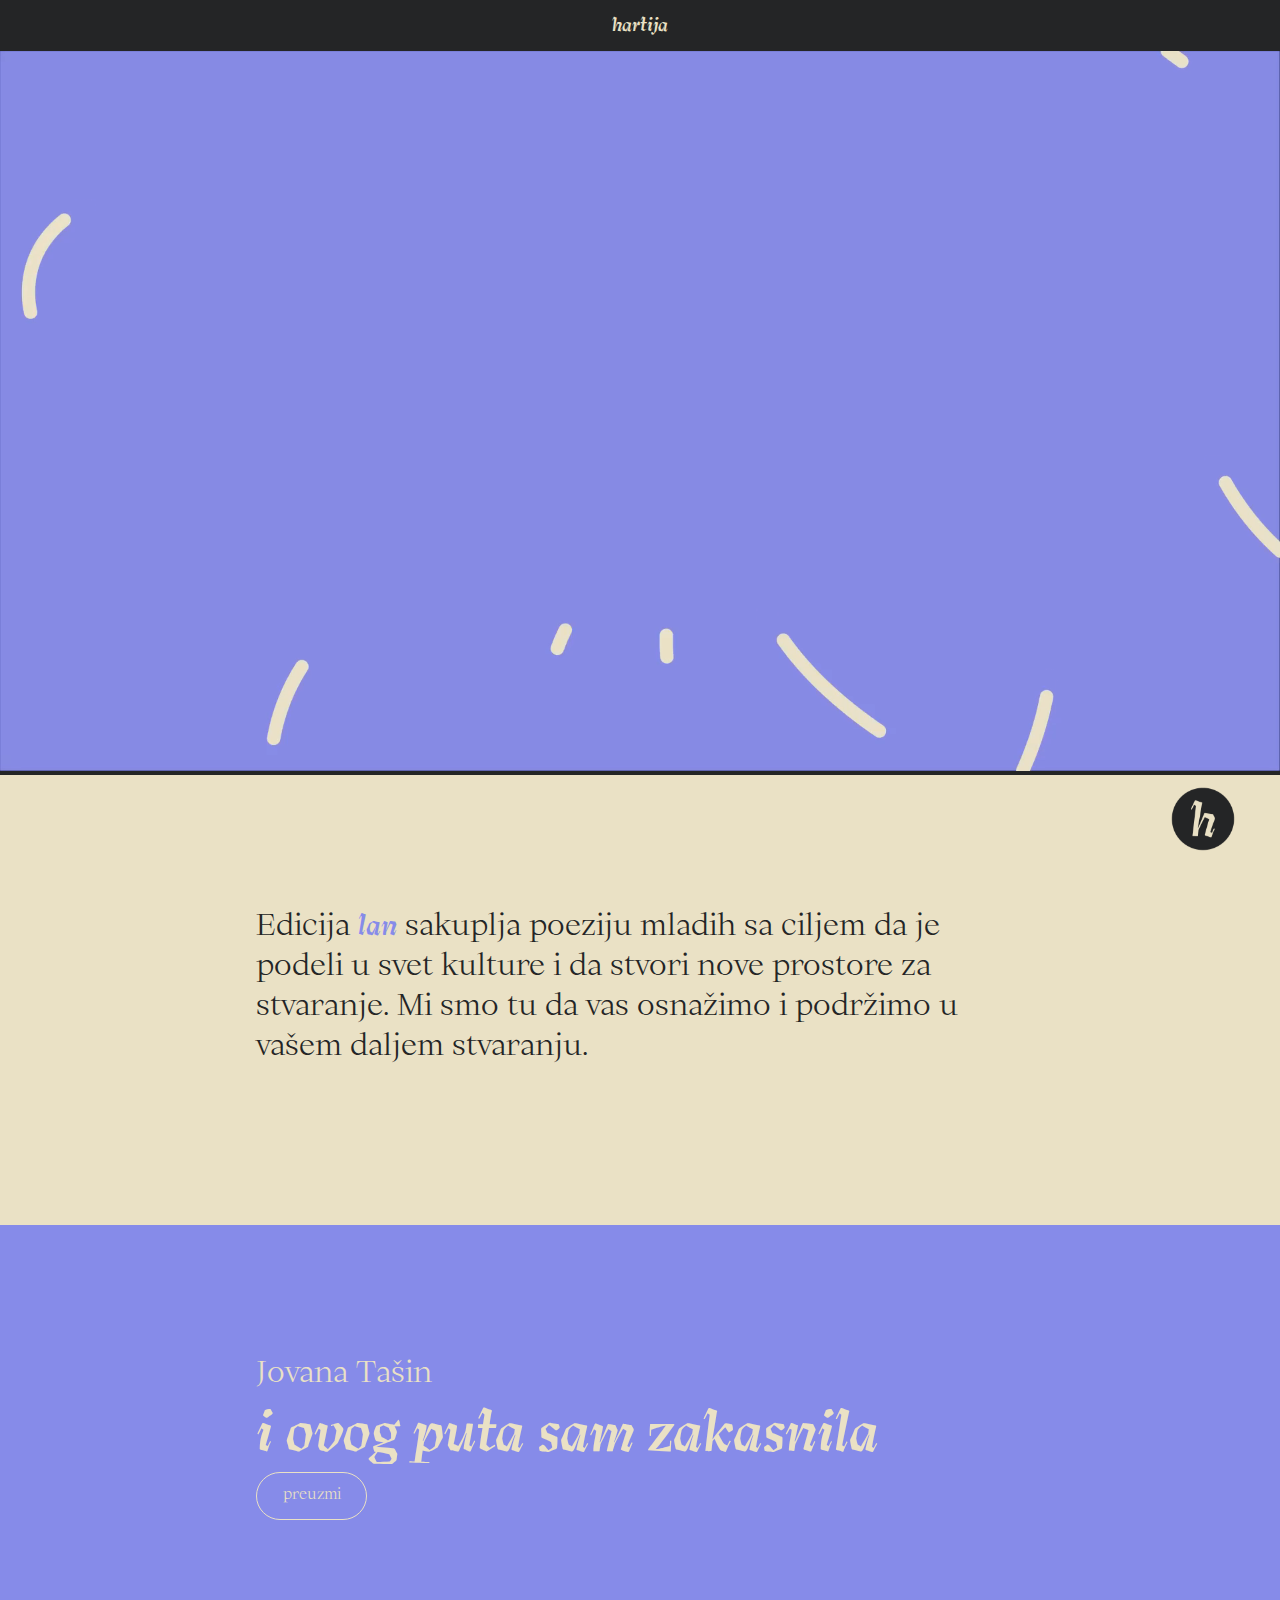
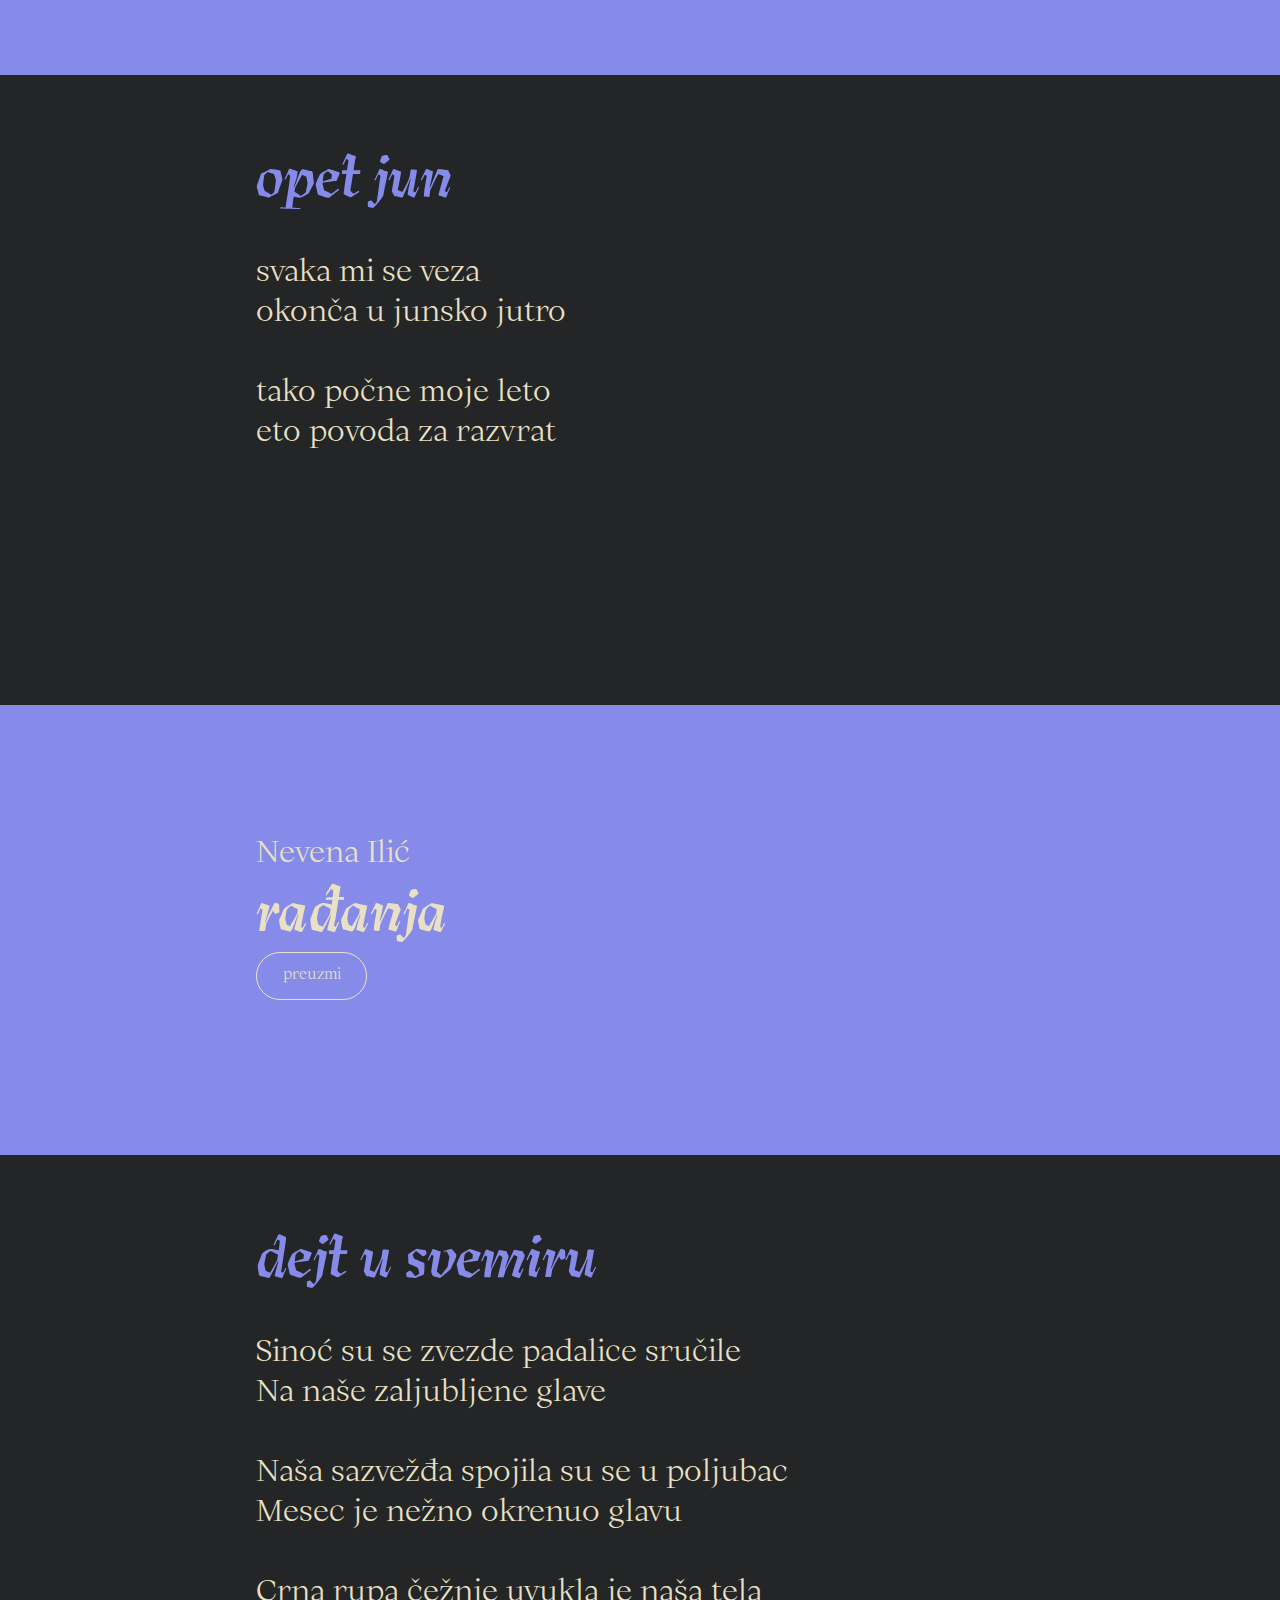
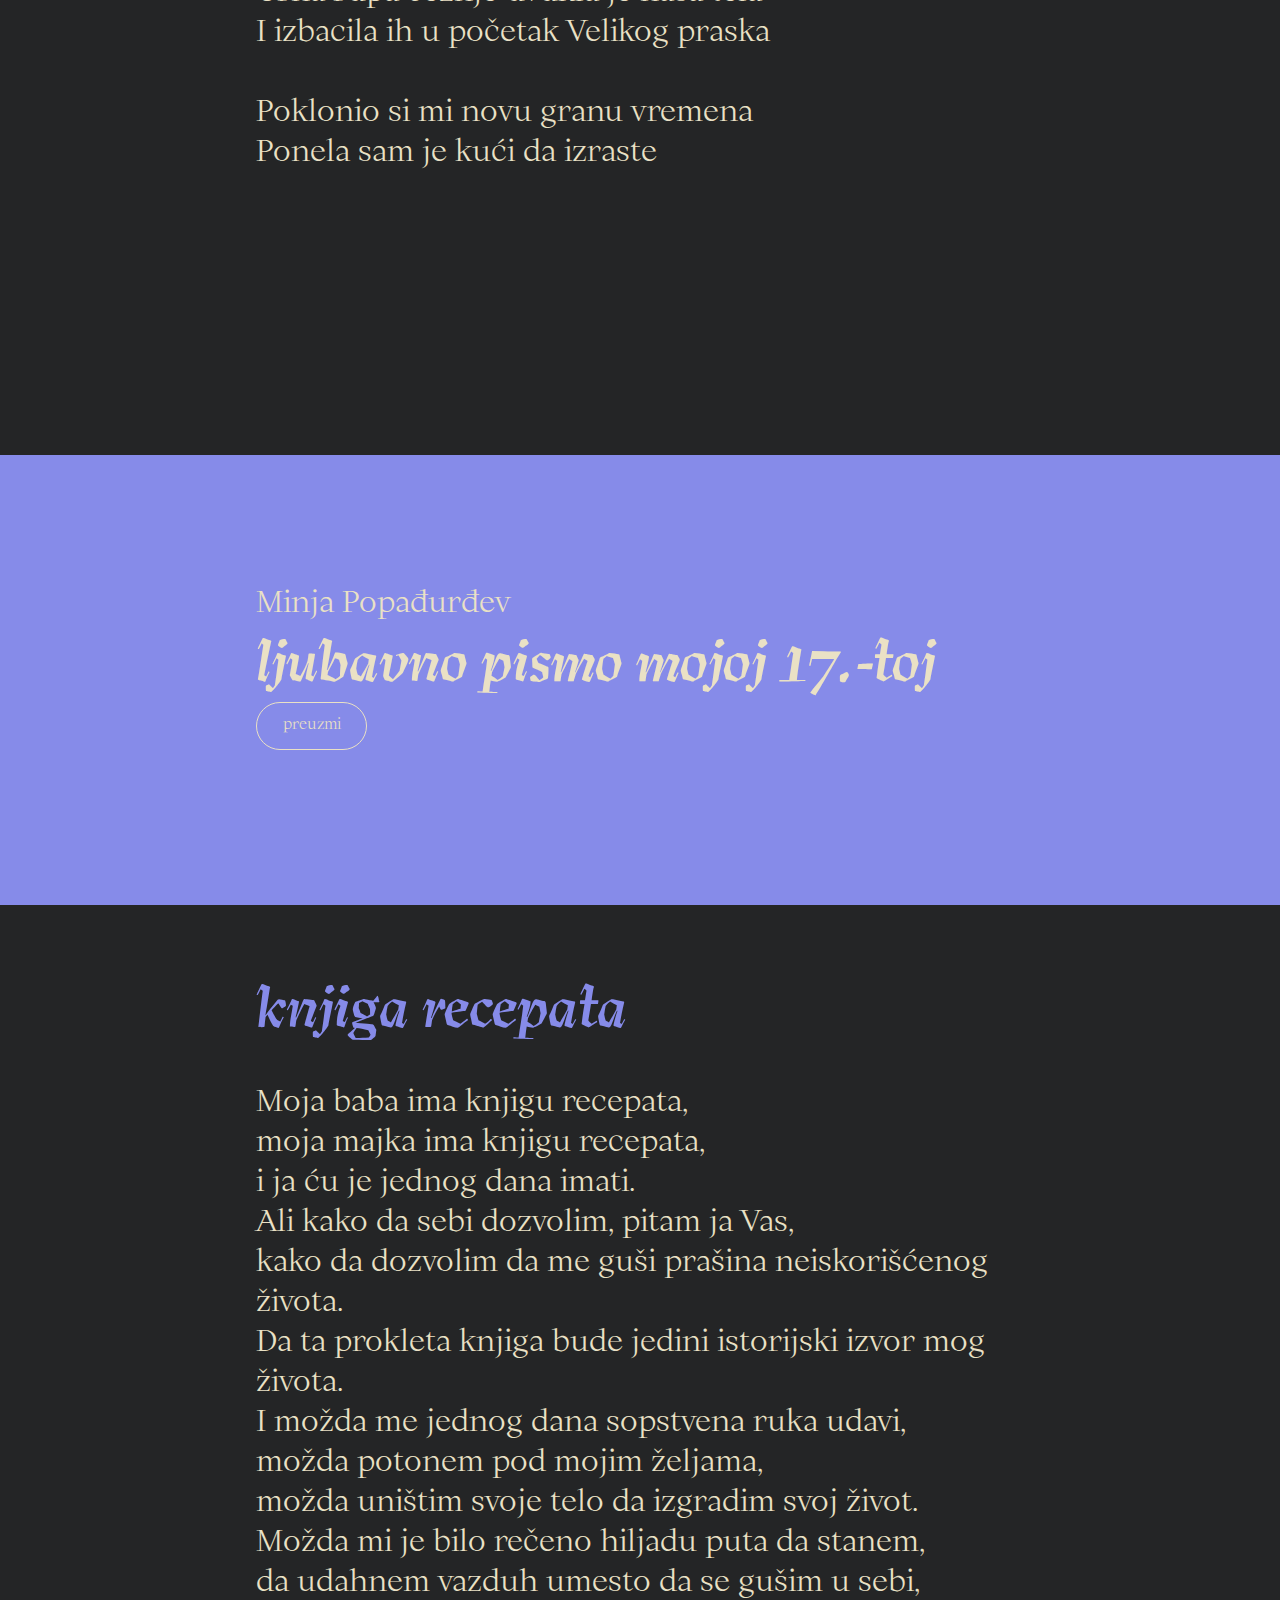
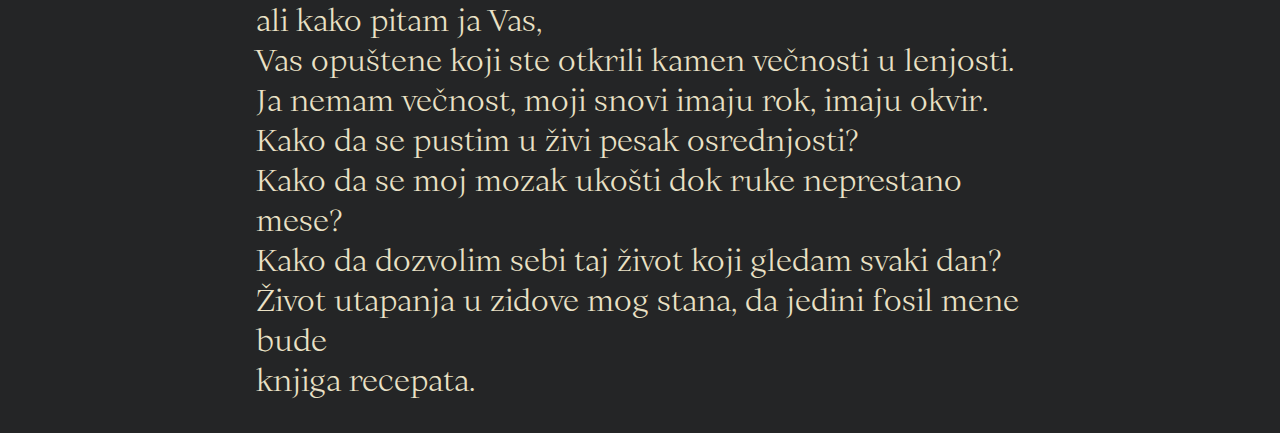
<file: html/lan.html>
<!DOCTYPE html>
<html>
<head>
	<meta charset="utf-8">
	<meta name="viewport" content="width=device-width, initial-scale=1">
	<title>lan</title>
	<link rel="stylesheet" type="text/css" href="./lan.css">
    <script src="https://ajax.googleapis.com/ajax/libs/jquery/3.7.1/jquery.min.js"></script>
</head>
<body>
	<header>
		<div id="naslov">
			<a href="../index.html"><h1>hartija</h1></a>
		</div>
	</header>
	
	<section class="vid">
		<div class="holder">
			<video src="../images/lan landscape.mp4" id="desktop" autoplay muted loop playsinline>
			</video>
			<video src="../images/lan portrait.mp4" id="mobile" autoplay muted loop playsinline>
			</video>
		</div>
	</section>

	<section id="lan-01">
		<div class="text-holder">
			<p>Edicija <span class="lan">lan</span> sakuplja poeziju mladih sa ciljem da je podeli u svet kulture i da stvori nove prostore za stvaranje. Mi smo tu da vas osnažimo i podržimo u vašem daljem stvaranju.
			</p>
		</div>
	</section>

	<section id="lan-02">
		<div class="text-holder">
			<p>Jovana Tašin</p>
			<h1>i ovog puta sam zakasnila</h1>
			<a href="../images/jovana-tasin-0.pdf" class="btn">preuzmi</a>
		</div>
	</section>

	<section id="lan-05">
		<div class="text-holder">
			<h1>opet jun</h1>
			<p>svaka mi se veza 
			<br>okonča u junsko jutro
			<br>
			<br>tako počne moje leto 
			<br>eto povoda za razvrat</p>
		</div>
	</section>

	<section id="lan-02">
		<div class="text-holder">
			<p>Nevena Ilić</p>
			<h1>rađanja</h1>
			<a href="../images/nevena-ilic-0.pdf" class="btn">preuzmi</a>
		</div>
	</section>

	<section id="lan-03">
		<div class="text-holder">
			<h1>dejt u svemiru</h1>
			<p>Sinoć su se zvezde padalice sručile
			<br>Na naše zaljubljene glave
			<br>
			<br>Naša sazvežđa spojila su se u poljubac
			<br>Mesec je nežno okrenuo glavu
			<br>
			<br>Crna rupa čežnje uvukla je naša tela
			<br>I izbacila ih u početak Velikog praska
			<br>
			<br>Poklonio si mi novu granu vremena
			<br>Ponela sam je kući da izraste</p>
		</div>
	</section>

	<section id="lan-02">
		<div class="text-holder">
			<p>Minja Popađurđev</p>
			<h1>ljubavno pismo mojoj 17.-toj</h1>
			<a href="../images/minja-popadjurdjev-0.pdf" class="btn">preuzmi</a>
		</div>
	</section>

	<section id="lan-04">
		<div class="text-holder">
			<h1>knjiga recepata</h1>
			<p>Moja baba ima knjigu recepata,
			<br>moja majka ima knjigu recepata,
			<br>i ja ću je jednog dana imati.
			<br>Ali kako da sebi dozvolim, pitam ja Vas, 
			<br>kako da dozvolim da me guši prašina neiskorišćenog života.
			<br>Da ta prokleta knjiga bude jedini istorijski izvor mog života.
			<br>I možda me jednog dana sopstvena ruka udavi,
			<br>možda potonem pod mojim željama,
			<br>možda uništim svoje telo da izgradim svoj život.
			<br>Možda mi je bilo rečeno hiljadu puta da stanem,
			<br>da udahnem vazduh umesto da se gušim u sebi, 
			<br>ali kako pitam ja Vas, 
			<br>Vas opuštene koji ste otkrili kamen večnosti u lenjosti.
			<br>Ja nemam večnost, moji snovi imaju rok, imaju okvir. 
			<br>Kako da se pustim u živi pesak osrednjosti?
			<br>Kako da se moj mozak ukošti dok ruke neprestano mese?
			<br>Kako da dozvolim sebi taj život koji gledam svaki dan?
			<br>Život utapanja u zidove mog stana, da jedini fosil mene bude
			<br>knjiga recepata.</p>
		</div>
	</section>

	<section class="grid">
		<a class="tag" href="../html/lan.html"><img src="../images/lan active.gif"></a>
		<a class="tag" href="../html/pamuk.html"><img src="../images/pamuk active.gif"></a>
		<a class="tag" href="../html/bambus.html"><img src="../images/bambus active.gif"></a>
		<div class="button"><img src="../images/h.png"></div>
	</section>

	<script>

		$('.button').click(function() {
		var clicks = $(this).data('clicks');
		if (clicks) {
			console.log("hover in");
			$(".tag").css("visibility", "visible");
		} else {
			console.log("hover out");
			$(".tag").css("visibility", "hidden");
		}
		  $(this).data("clicks", !clicks);
		});

    </script>
</body>
</html>
</file>
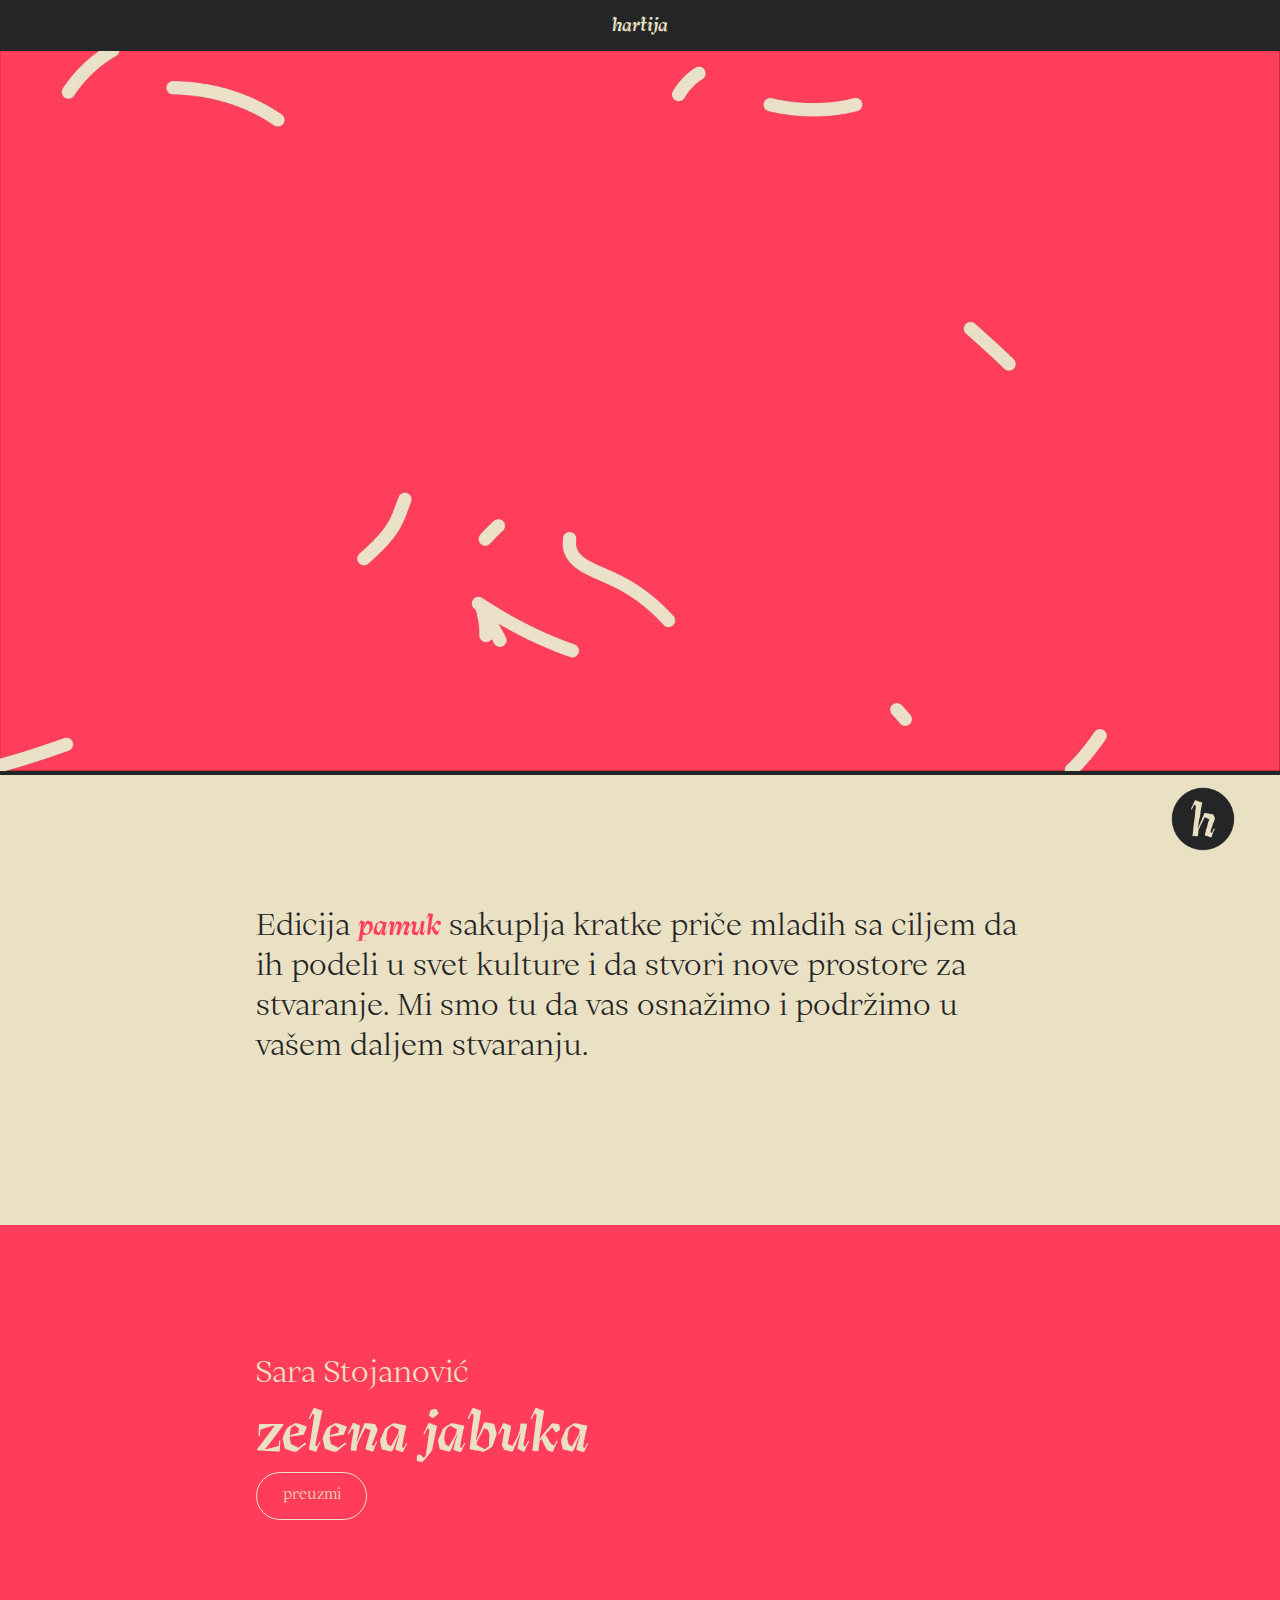
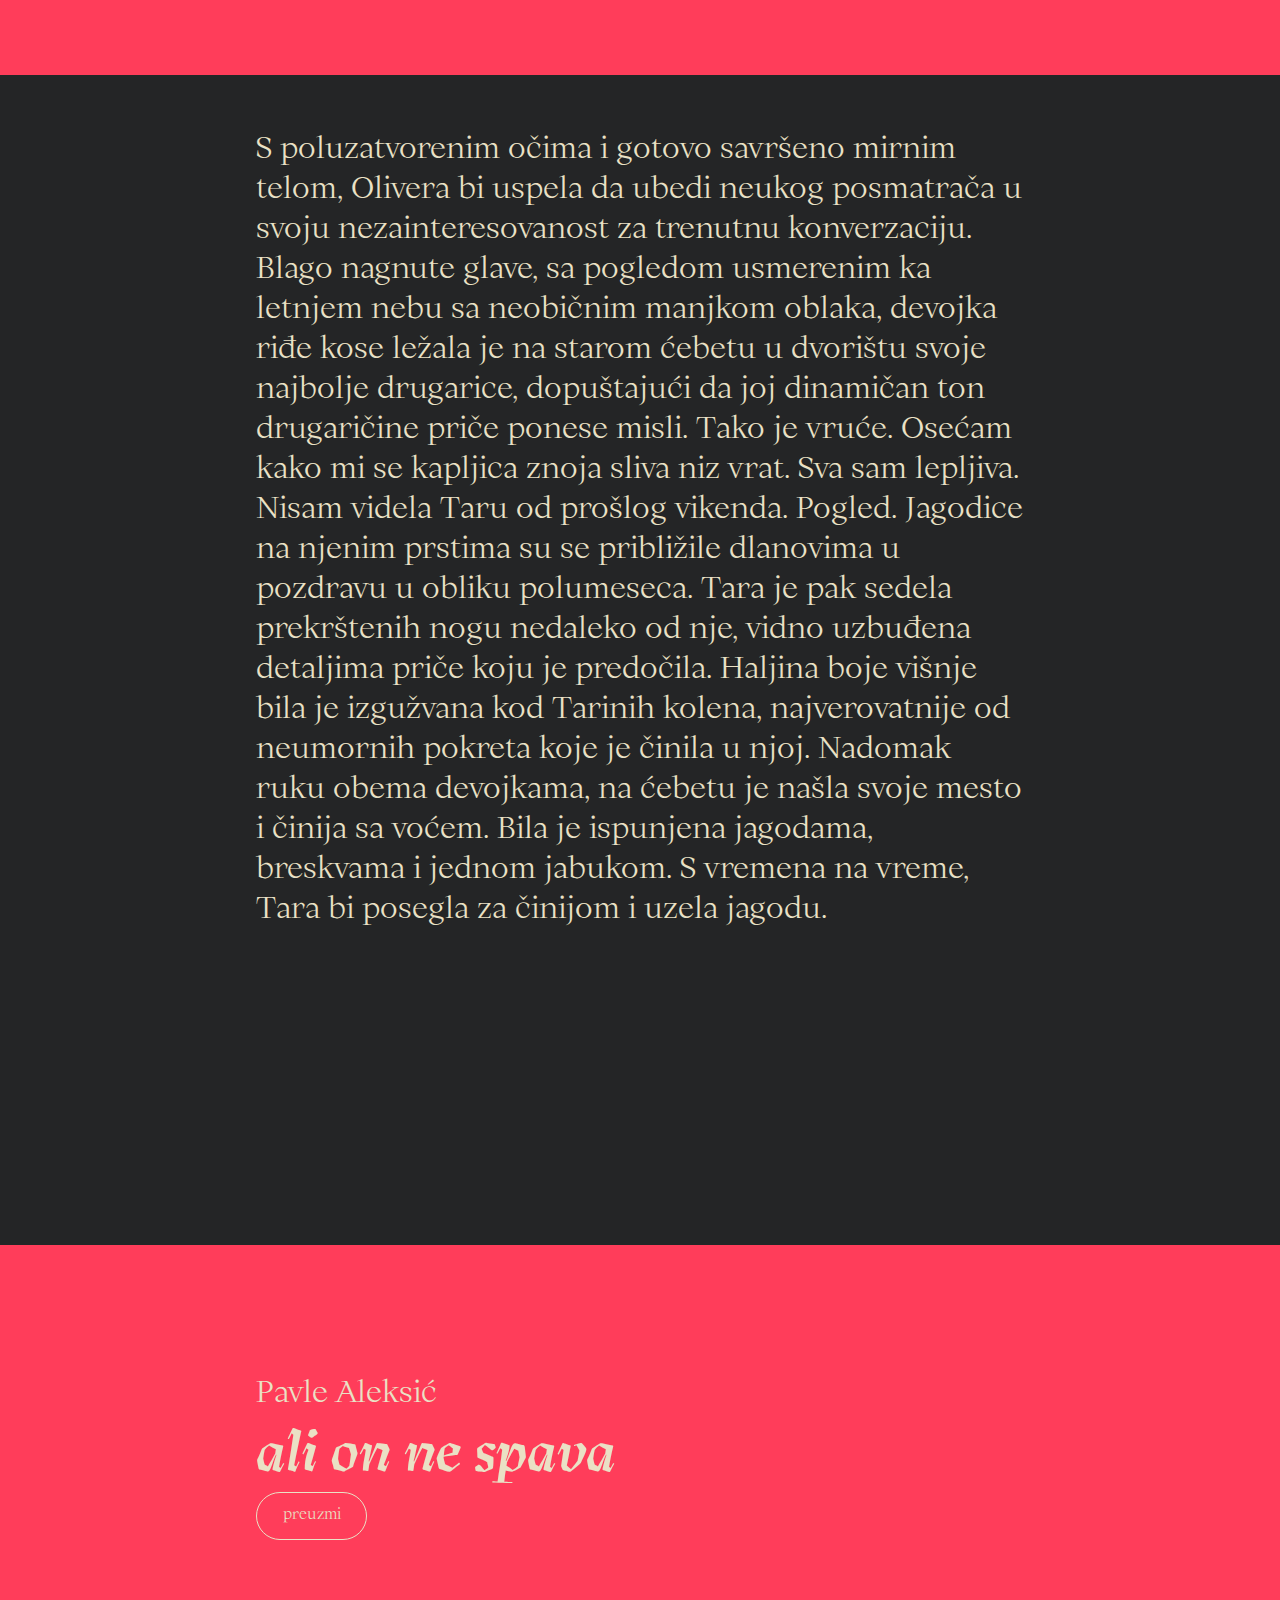
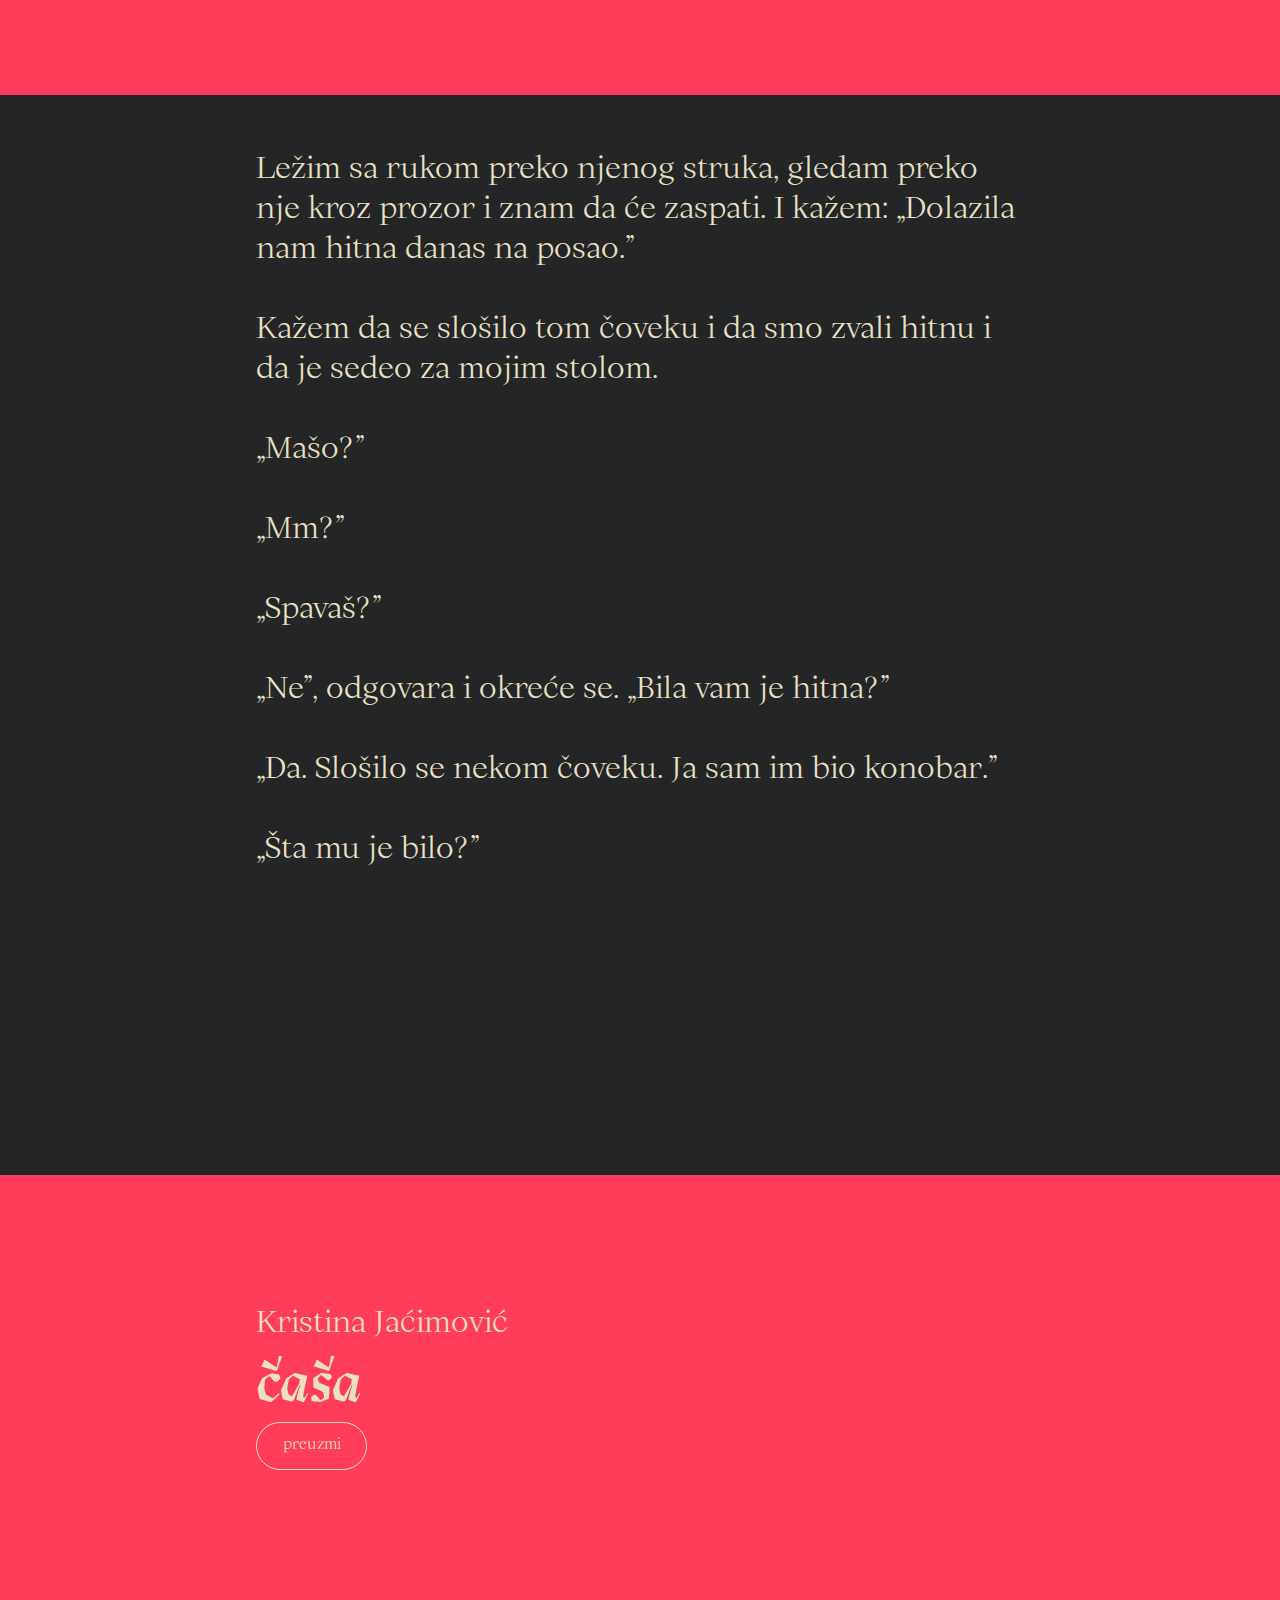
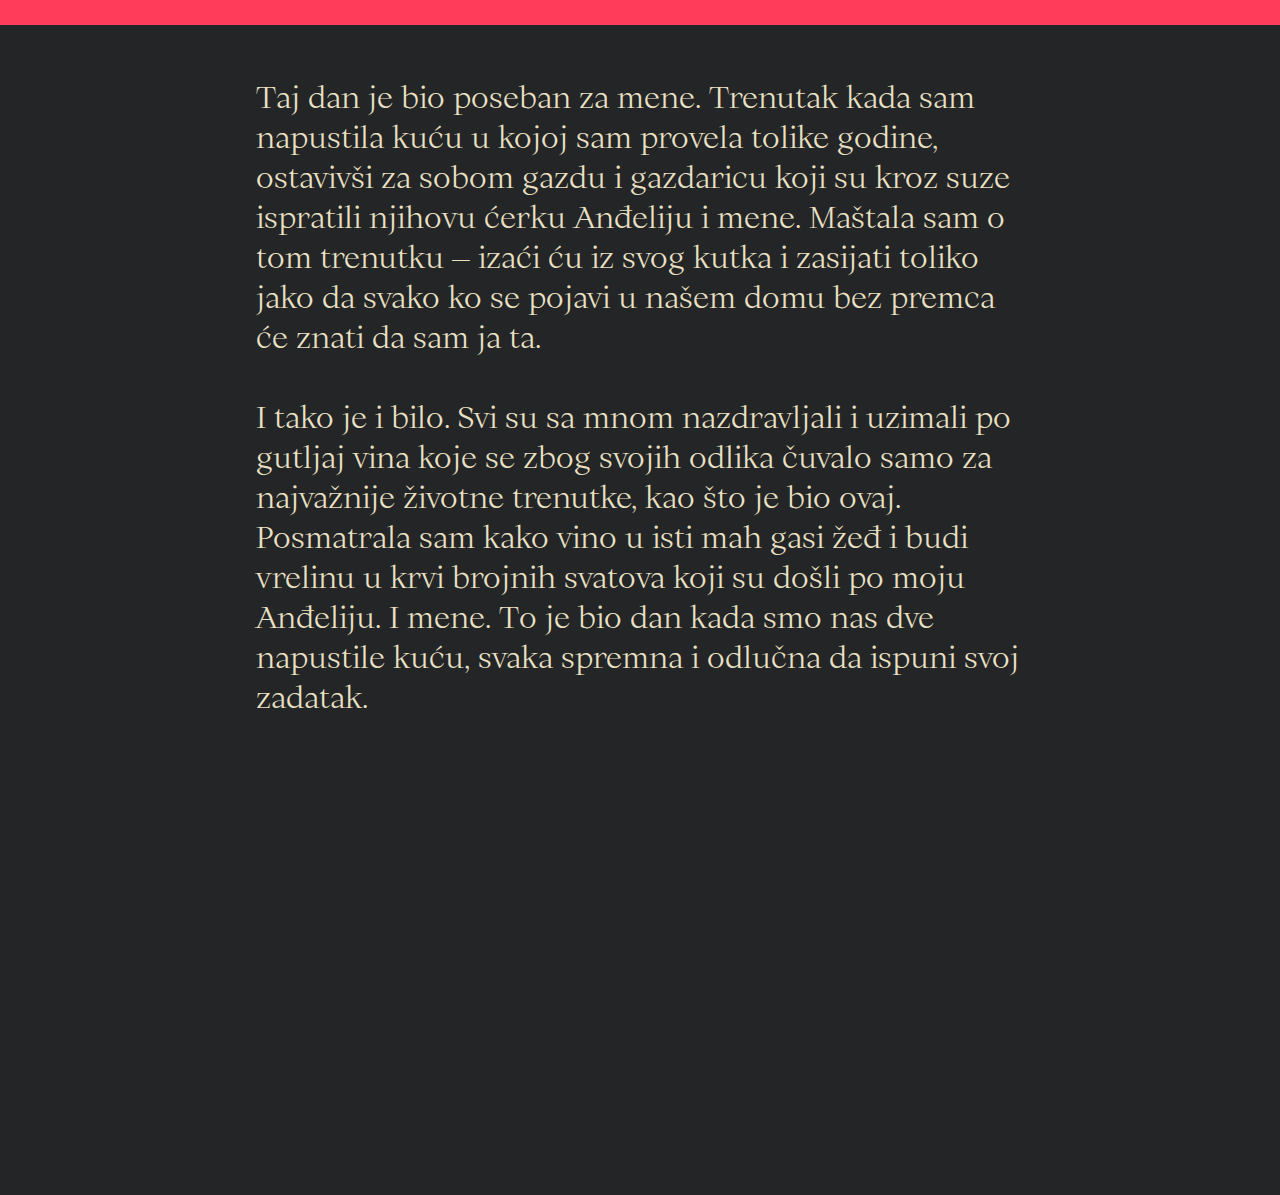
<file: html/pamuk.html>
<!DOCTYPE html>
<html>
<head>
	<meta charset="utf-8">
	<meta name="viewport" content="width=device-width, initial-scale=1">
	<title>pamuk</title>
	<link rel="stylesheet" type="text/css" href="./pamuk.css">
	<script src="https://ajax.googleapis.com/ajax/libs/jquery/3.7.1/jquery.min.js"></script>
</head>
<body>
	<header>
		<div id="naslov">
			<a href="../index.html"><h1>hartija</h1></a>
		</div>
	</header>
	
	<section class="vid">
		<div class="holder">
			<video src="../images/pamuk landscape.mp4" id="desktop" autoplay muted loop playsinline>
			</video>
			<video src="../images/pamuk portrait.mp4" id="mobile" autoplay muted loop playsinline>
			</video>
		</div>
	</section>

	<section id="pamuk-01">
		<div class="text-holder">
			<p>Edicija <span class="pamuk">pamuk</span> sakuplja kratke priče mladih sa ciljem da ih podeli u svet kulture i da stvori nove prostore za stvaranje. Mi smo tu da vas osnažimo i podržimo u vašem daljem stvaranju.
			</p>
		</div>
	</section>

	<section id="pamuk-02">
		<div class="text-holder">
			<p>Sara Stojanović</p>
			<h1>zelena jabuka</h1>
			<a href="../images/sara-stojanovic-0.pdf" class="btn">preuzmi</a>
		</div>
	</section>

	<section id="pamuk-04">
		<div class="text-holder">
			<p>S poluzatvorenim očima i gotovo savršeno mirnim telom, Olivera bi uspela da ubedi neukog posmatrača u svoju nezainteresovanost za trenutnu konverzaciju. Blago nagnute glave, sa pogledom usmerenim ka letnjem nebu sa neobičnim manjkom oblaka, devojka riđe kose ležala je na starom ćebetu u dvorištu svoje najbolje drugarice, dopuštajući da joj dinamičan ton drugaričine priče ponese misli. Tako je vruće. Osećam kako mi se kapljica znoja sliva niz vrat. Sva sam lepljiva. Nisam videla Taru od prošlog vikenda. Pogled. Jagodice na njenim prstima su se približile dlanovima u pozdravu u obliku polumeseca. Tara je pak sedela prekrštenih nogu nedaleko od nje, vidno uzbuđena detaljima priče koju je predočila. Haljina boje višnje bila je izgužvana kod Tarinih kolena, najverovatnije od neumornih pokreta koje je činila u njoj. Nadomak ruku obema devojkama, na ćebetu je našla svoje mesto i činija sa voćem. Bila je ispunjena jagodama, breskvama i jednom jabukom. S vremena na vreme, Tara bi posegla za činijom i uzela jagodu.</p>
		</div>
	</section>

	<section id="pamuk-02">
		<div class="text-holder">
			<p>Pavle Aleksić</p>
			<h1>ali on ne spava</h1>
			<a href="../images/pavle-aleksic-0.pdf" class="btn">preuzmi</a>
		</div>
	</section>

	<section id="pamuk-05">
		<div class="text-holder">
			<p>Ležim sa rukom preko njenog struka, gledam preko nje kroz prozor i znam da će zaspati. I kažem: „Dolazila nam hitna danas na posao.” 
			<br><br>
			Kažem da se slošilo tom čoveku i da smo zvali hitnu i da je sedeo za mojim stolom.
			<br><br>
			„Mašo?”
			<br><br>
			„Mm?”
			<br><br>
			„Spavaš?”
			<br><br>
			„Ne”, odgovara i okreće se. „Bila vam je hitna?”
			<br><br>
			„Da. Slošilo se nekom čoveku. Ja sam im bio konobar.”
			<br><br>
			„Šta mu je bilo?”</p>
		</div>
	</section>

	<section id="pamuk-02">
		<div class="text-holder">
			<p>Kristina Jaćimović</p>
			<h1>čaša</h1>
			<a href="../images/kristina-jacimovic-0.pdf" class="btn">preuzmi</a>
		</div>
	</section>

	<section id="pamuk-03">
		<div class="text-holder">
			<p>Taj dan je bio poseban za mene. Trenutak kada sam  napustila kuću u kojoj sam provela tolike godine, ostavivši za sobom gazdu i gazdaricu koji su kroz suze ispratili njihovu ćerku Anđeliju i mene. Maštala sam o tom trenutku – izaći ću iz svog kutka i zasijati toliko jako da svako ko se pojavi u našem domu bez premca će znati da sam ja ta.  
			<br><br>
			I tako je i bilo. Svi su sa mnom nazdravljali i uzimali po gutljaj vina koje se zbog svojih odlika čuvalo samo za najvažnije životne trenutke, kao što je bio ovaj. Posmatrala sam kako vino u isti mah gasi žeđ i budi vrelinu u krvi brojnih svatova koji su došli po moju Anđeliju. I mene. To je bio dan kada smo nas dve napustile kuću, svaka spremna i odlučna da ispuni svoj zadatak. </p>
		</div>
	</section>

	<section class="grid">
		<a class="tag" href="../html/lan.html"><img src="../images/lan active.gif"></a>
		<a class="tag" href="../html/pamuk.html"><img src="../images/pamuk active.gif"></a>
		<a class="tag" href="../html/bambus.html"><img src="../images/bambus active.gif"></a>
		<div class="button"><img src="../images/h.png"></div>
	</section>

	<script>

		$('.button').click(function() {
		var clicks = $(this).data('clicks');
		if (clicks) {
			console.log("hover in");
			$(".tag").css("visibility", "visible");
		} else {
			console.log("hover out");
			$(".tag").css("visibility", "hidden");
		}
		  $(this).data("clicks", !clicks);
		});

    </script>
</body>
</html>
</file>
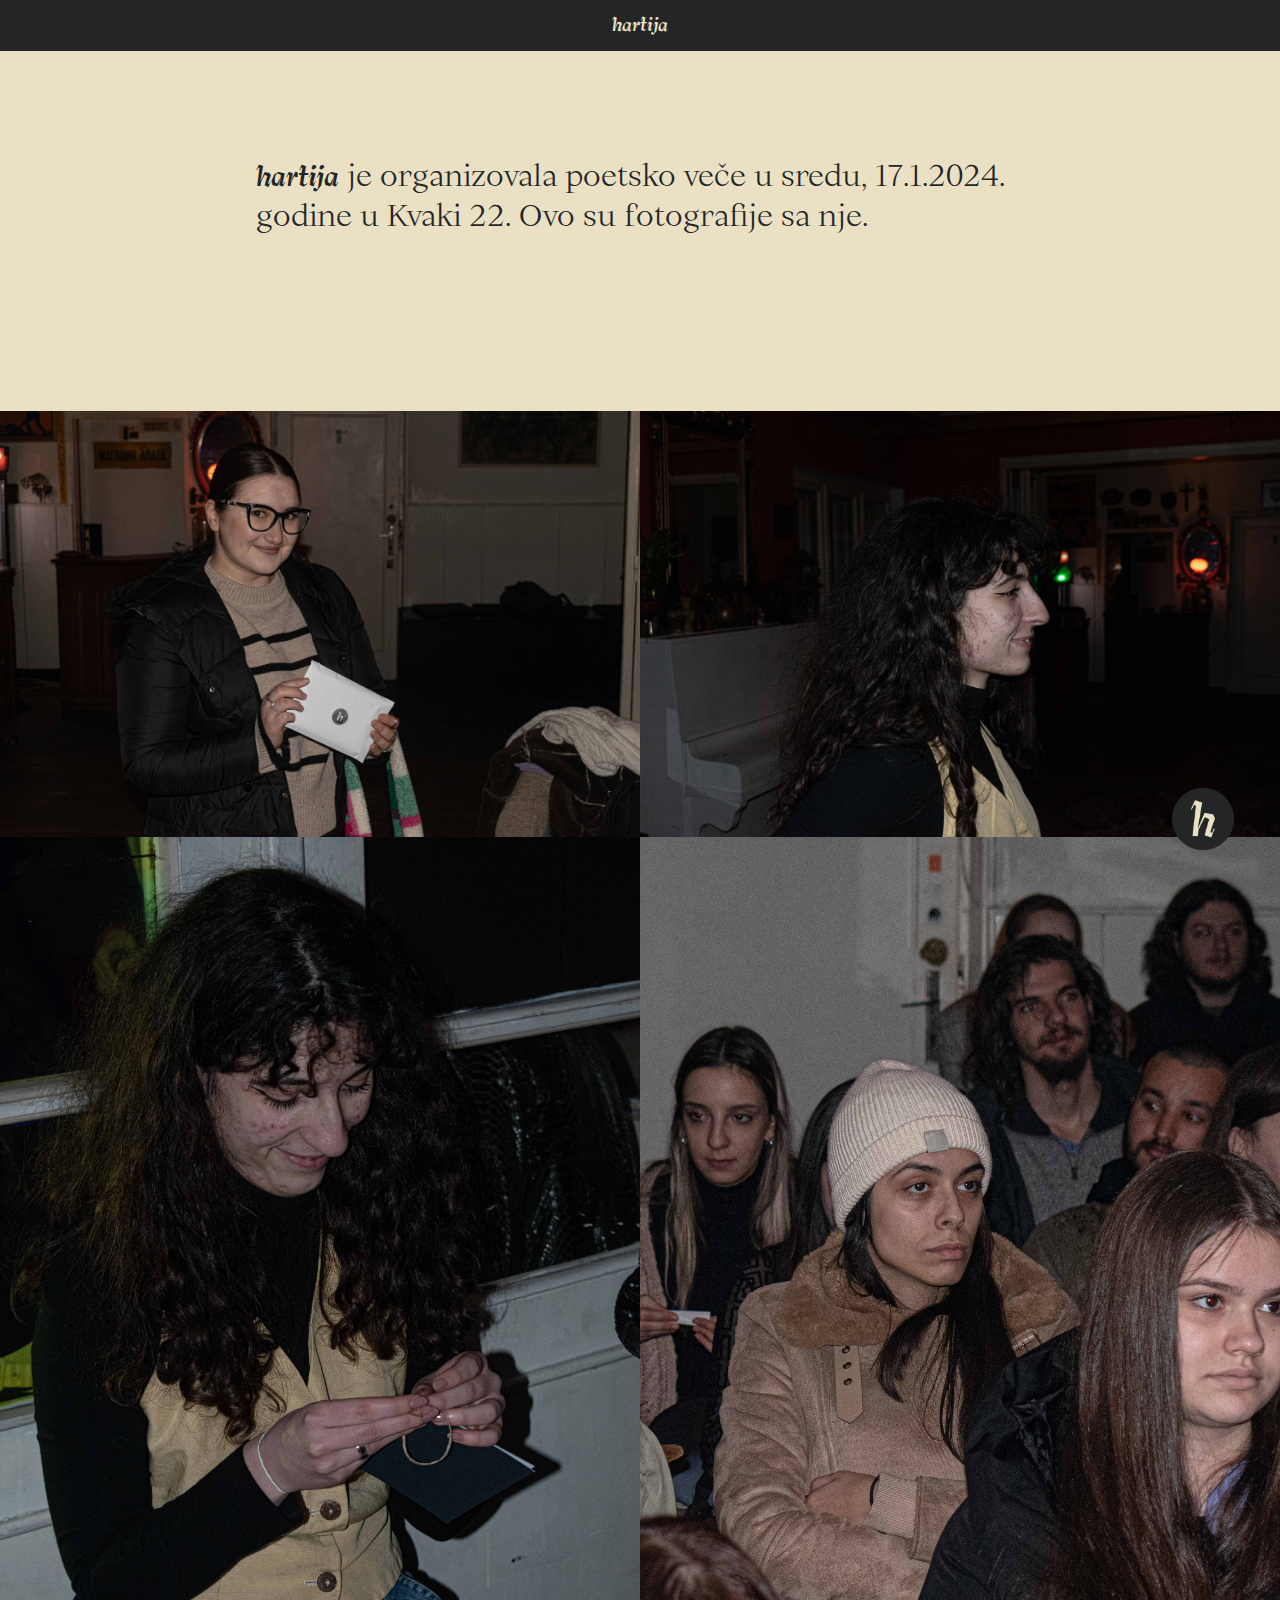
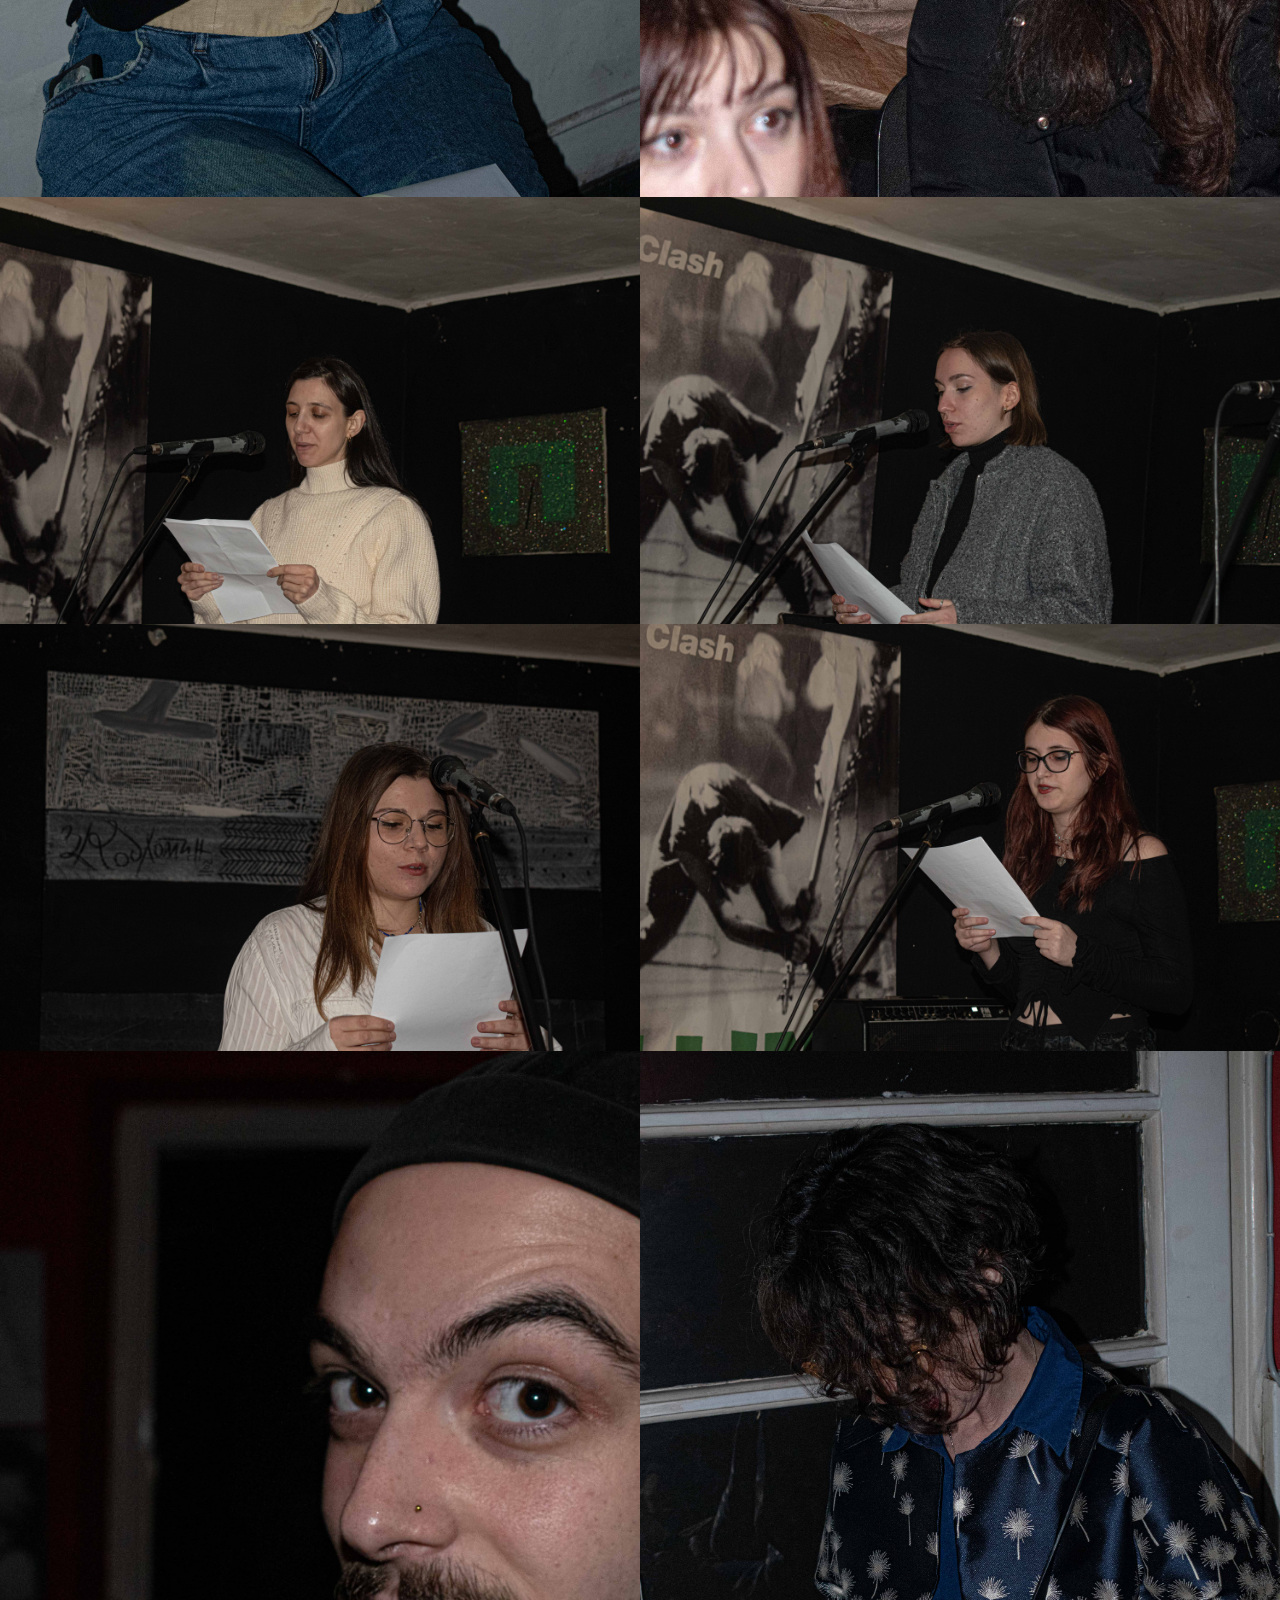
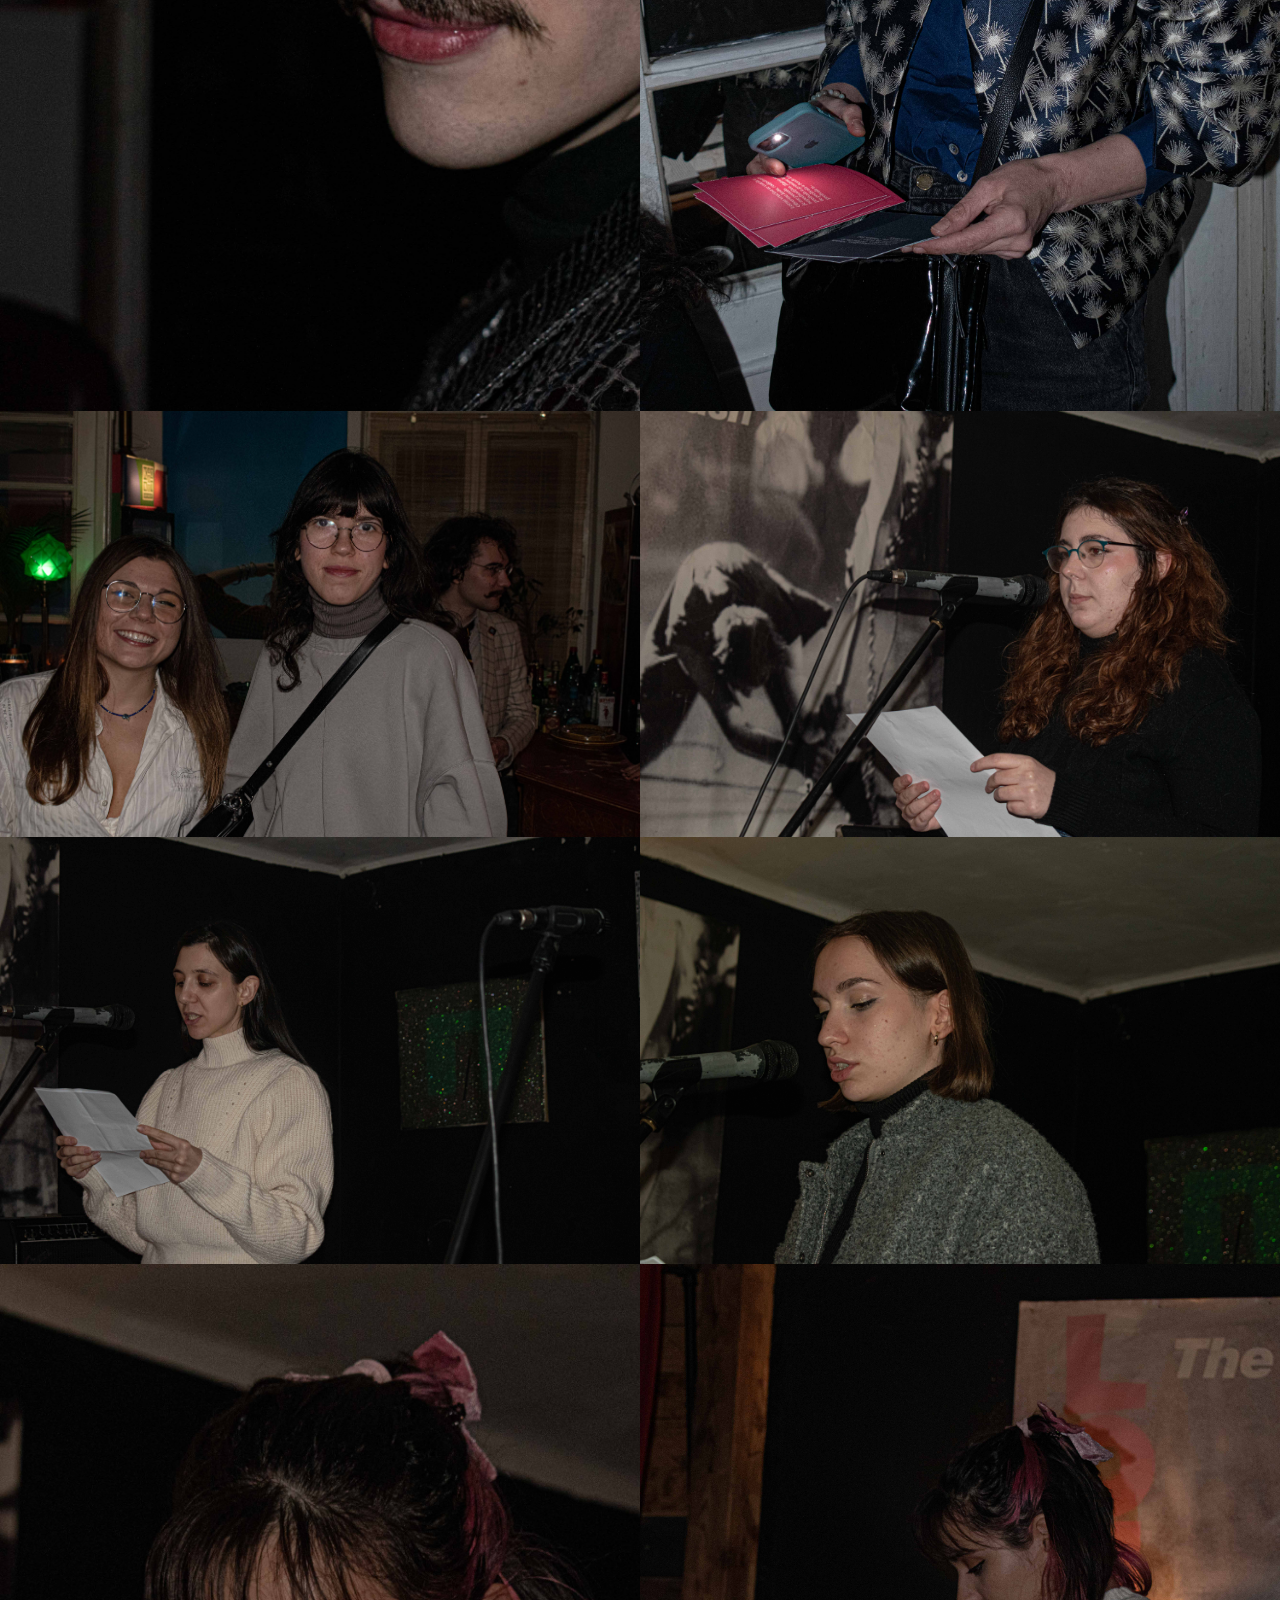
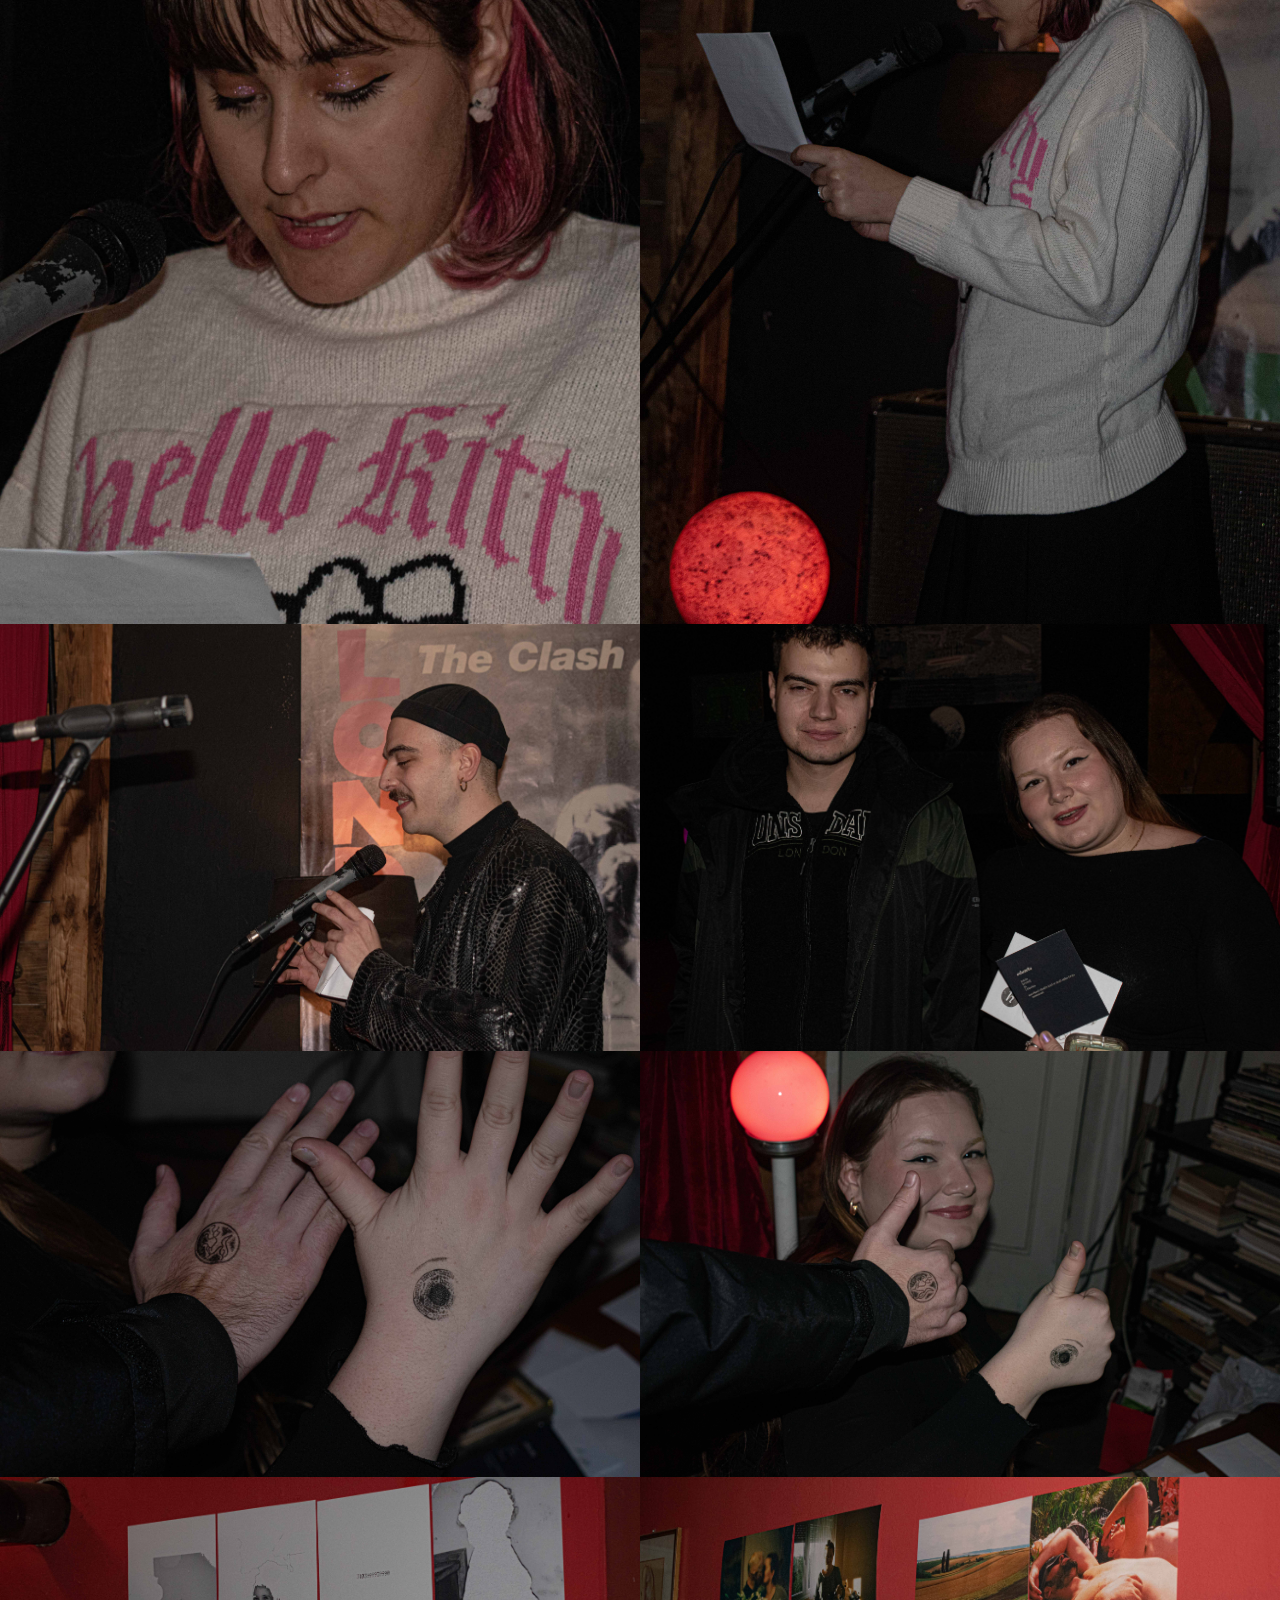
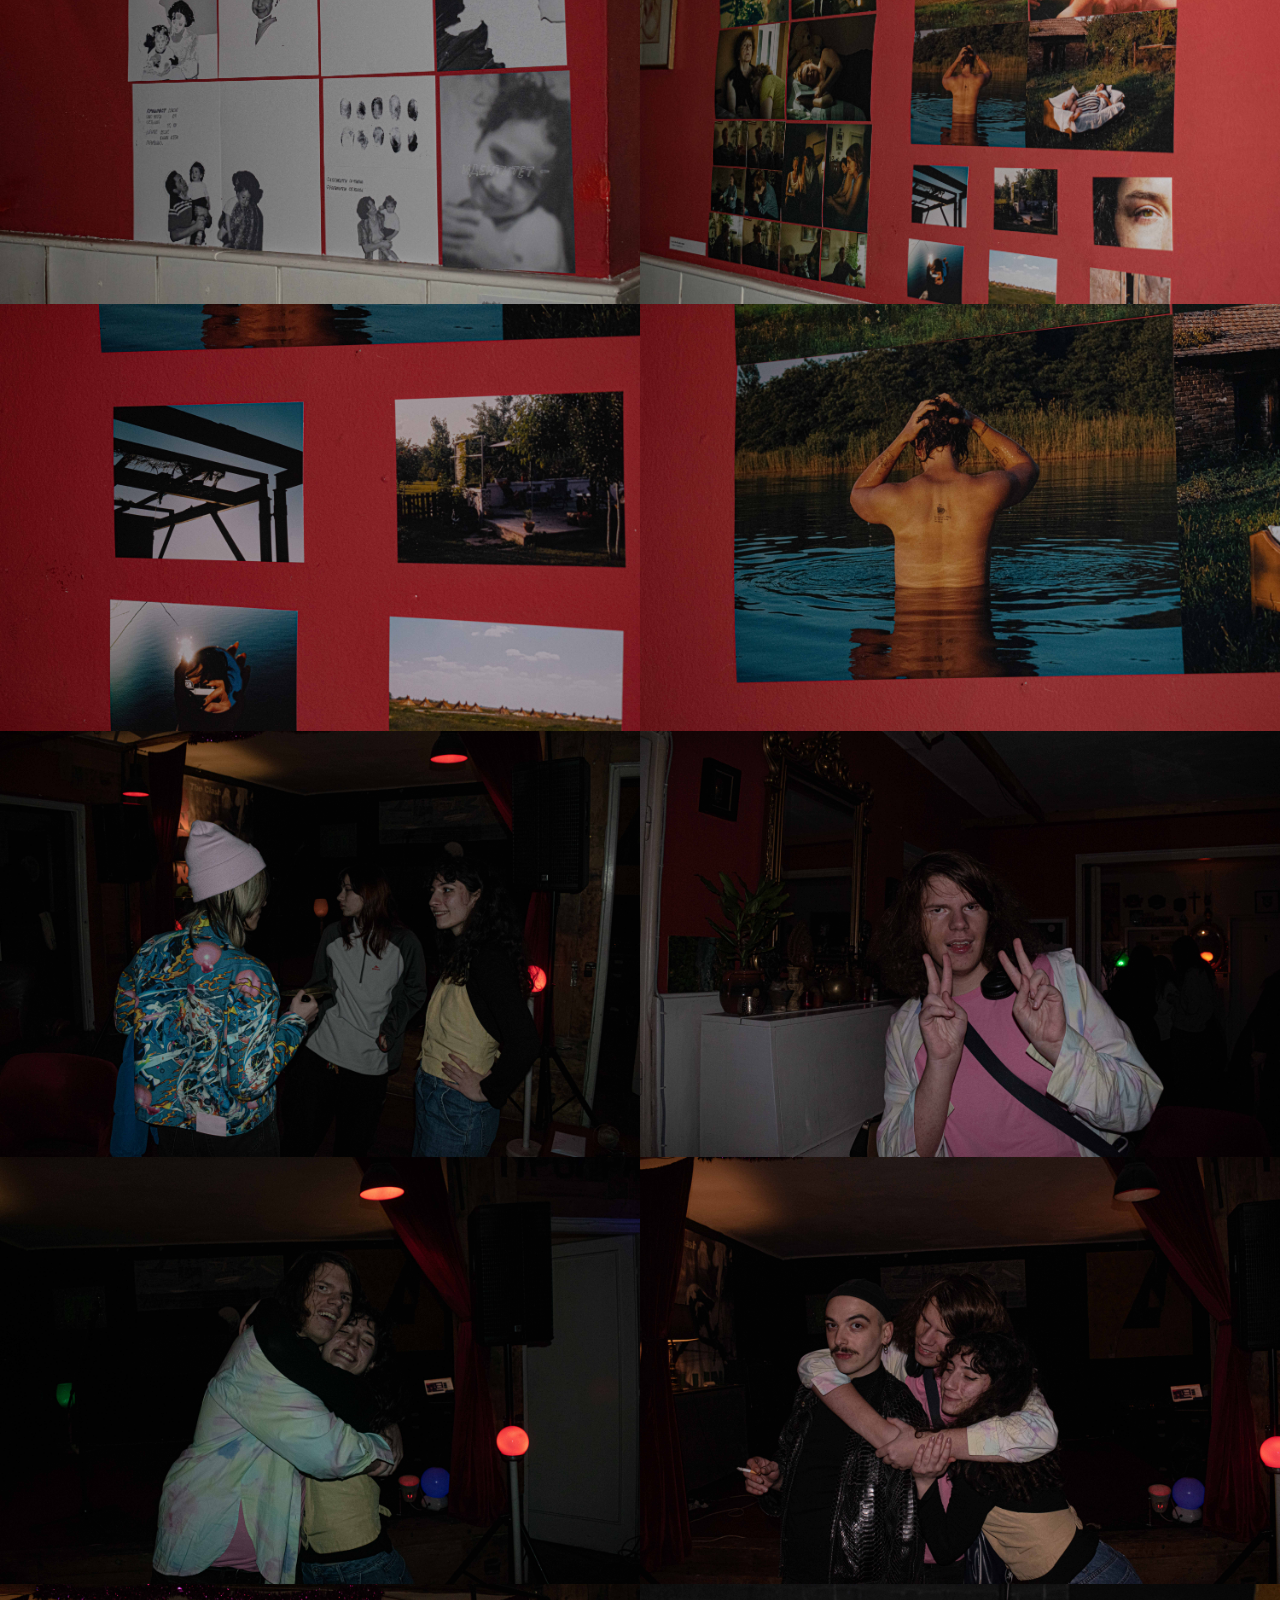
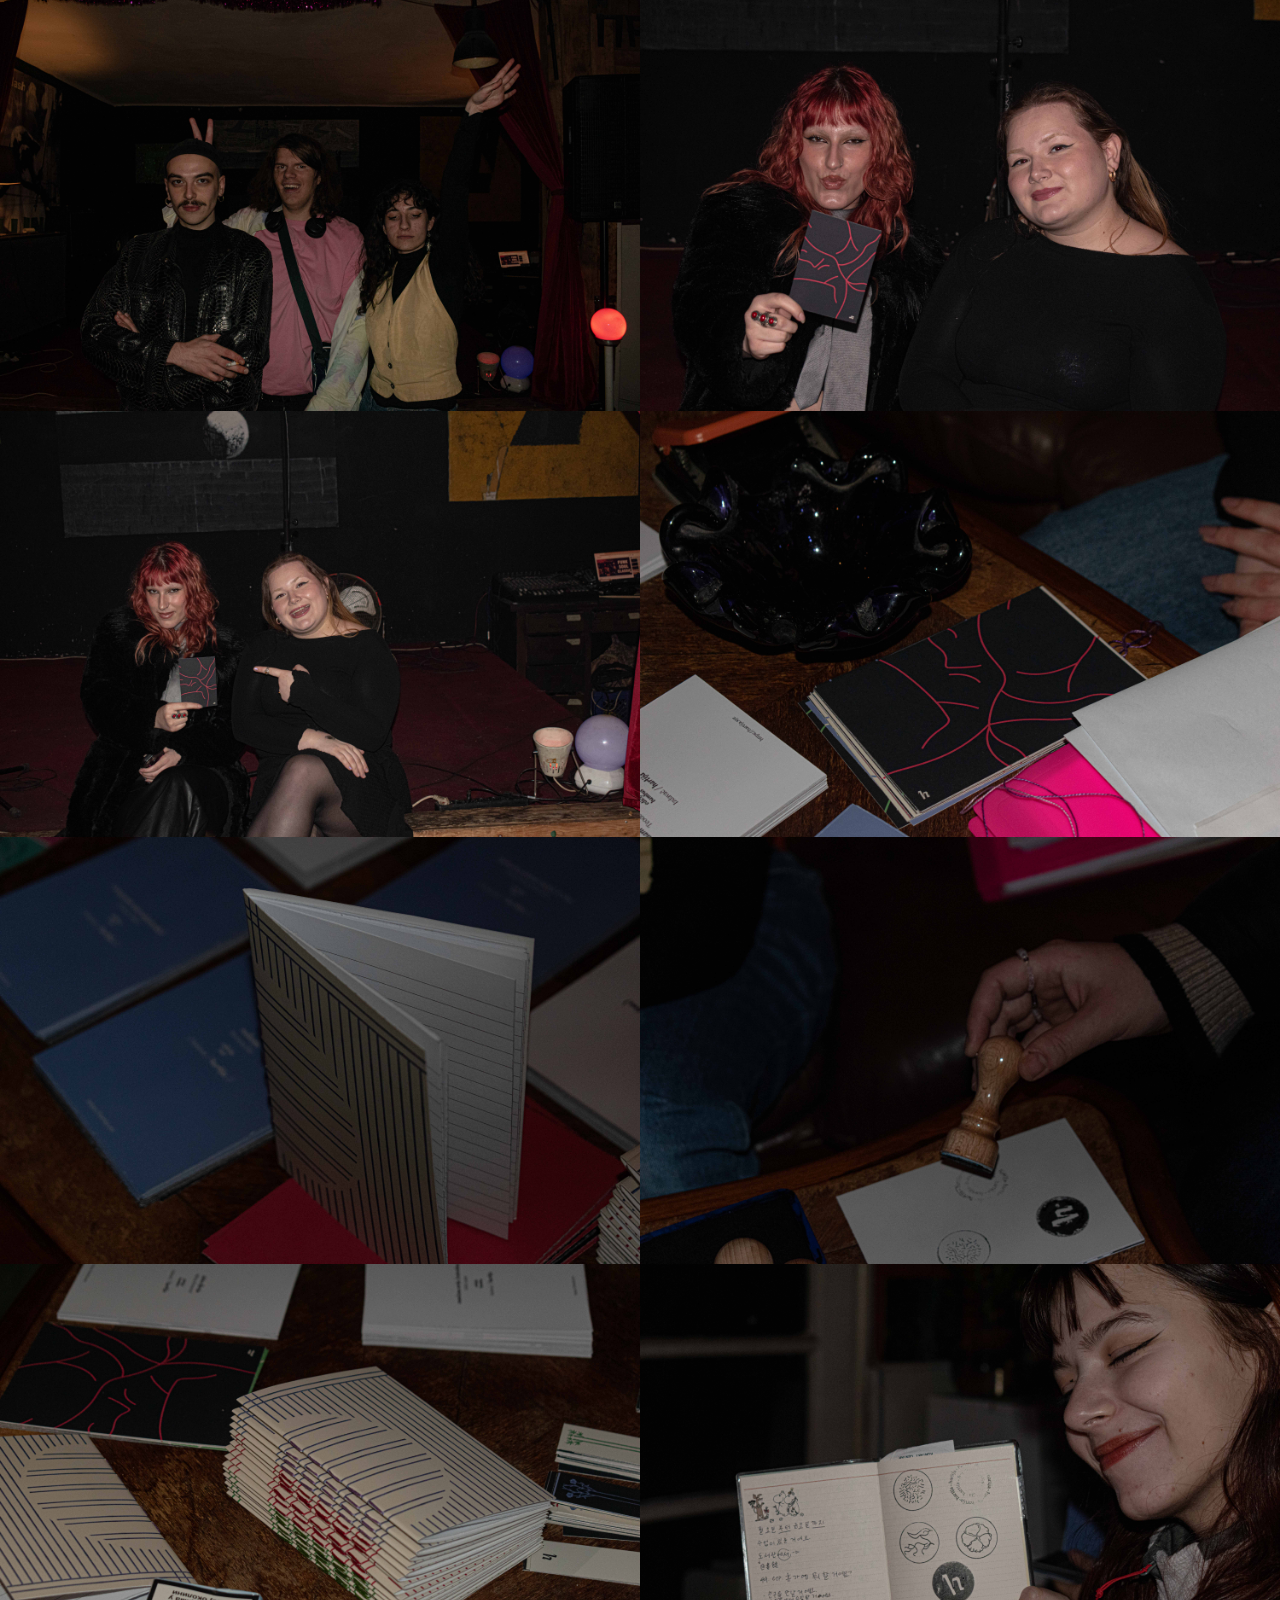
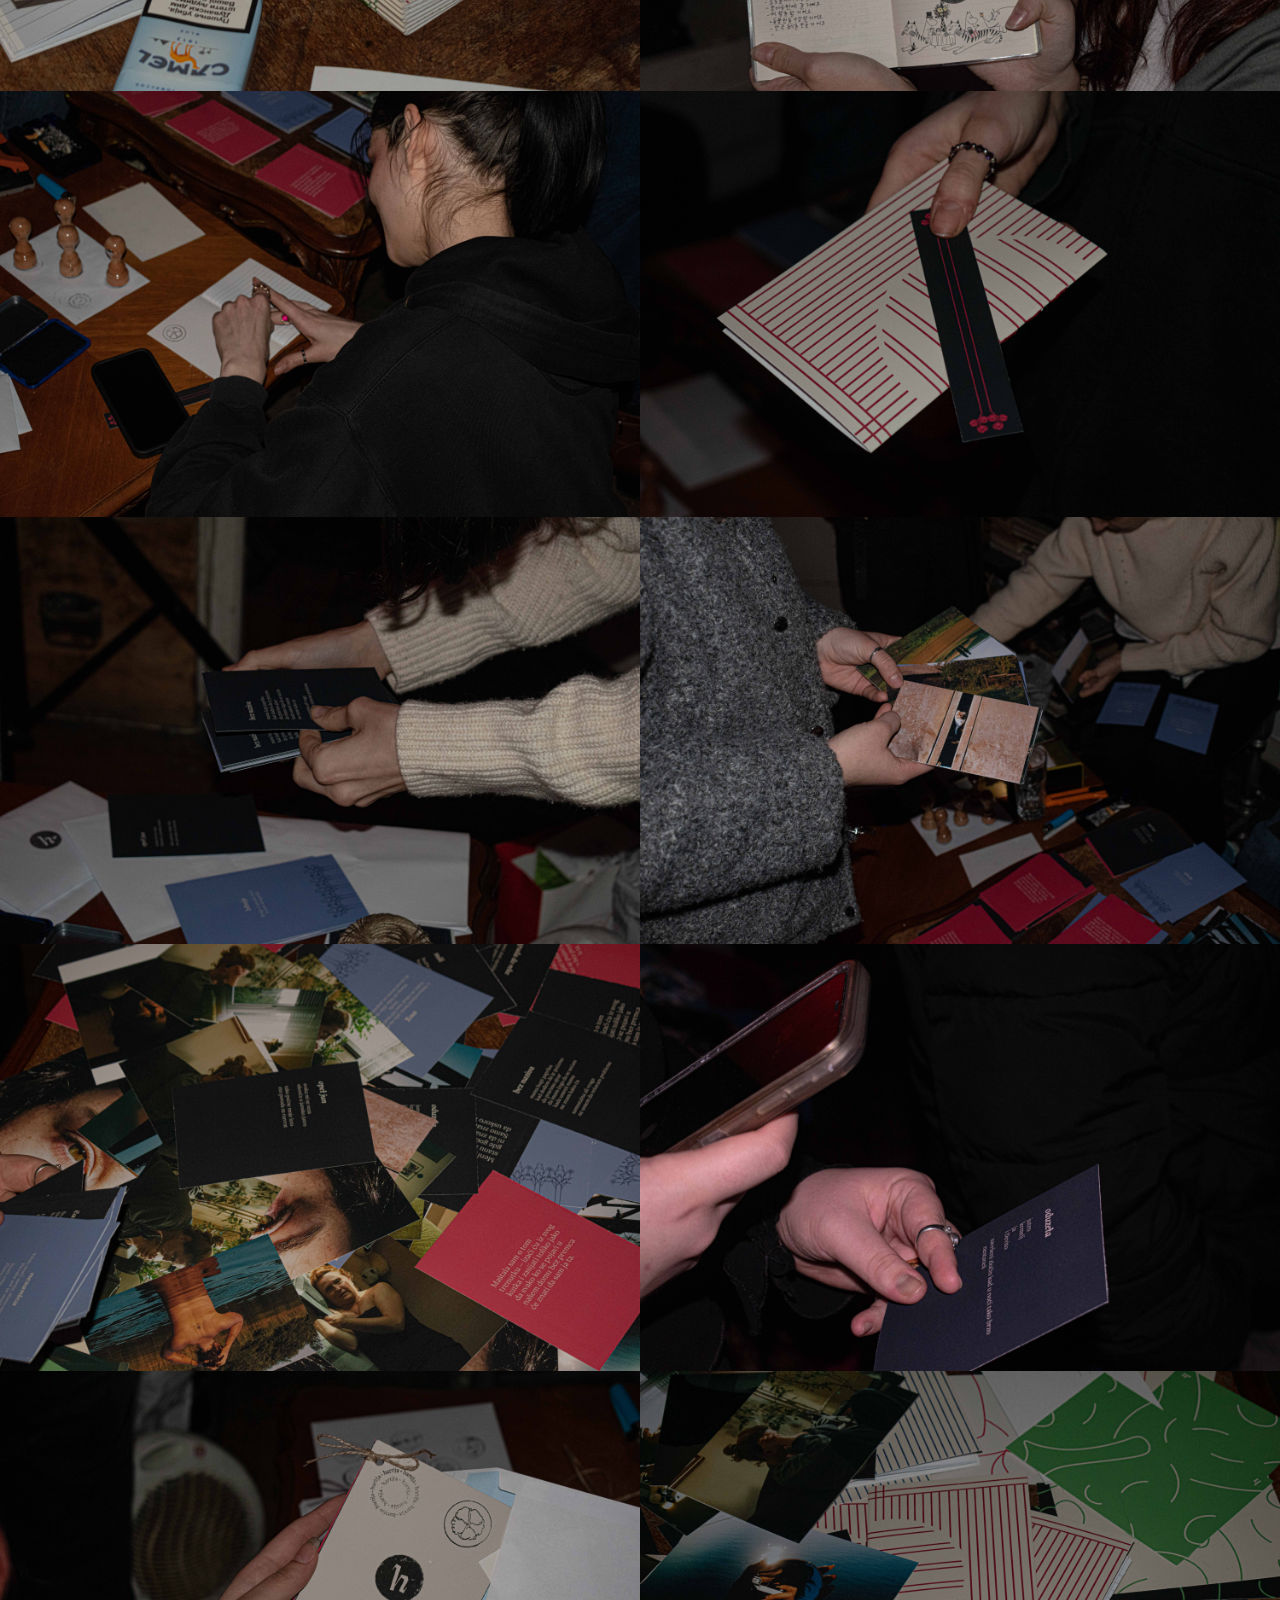
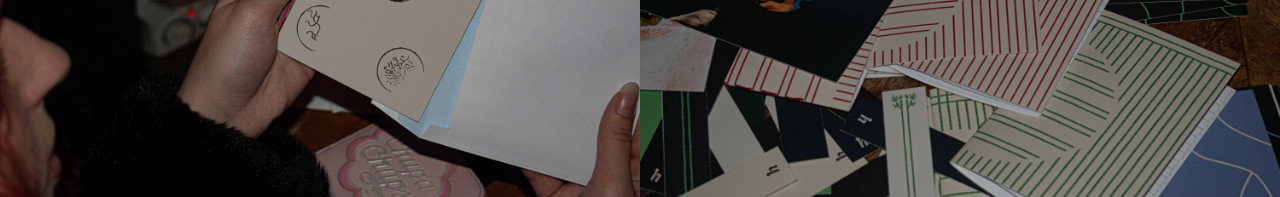
<file: html/poetsko-vece.html>
<!DOCTYPE html>
<html>
<head>
	<meta charset="utf-8">
	<meta name="viewport" content="width=device-width, initial-scale=1">
	<title>poetsko veče</title>
	<link rel="stylesheet" type="text/css" href="./poetsko-vece.css">
    <script src="https://ajax.googleapis.com/ajax/libs/jquery/3.7.1/jquery.min.js"></script>
</head>
<body>
	<header>
		<div id="naslov">
			<a href="../index.html"><h1>hartija</h1></a>
		</div>
	</header>

	<section id="poetsko-vece-01">
		<div class="text-holder">
			<p><span class="poetsko-vece">hartija</span> je organizovala poetsko veče u sredu, 17.1.2024. godine u Kvaki 22. Ovo su fotografije sa nje.
			</p>
		</div>
	</section>

	<section id="poetsko-vece-02">
		<div class="photo-grid-poetsko-vece">
			<img src="../images/poetsko-vece/poetsko-vece-1.jpg">
			<img src="../images/poetsko-vece/poetsko-vece-2.jpg">
			<img src="../images/poetsko-vece/poetsko-vece-3.jpg">
			<img src="../images/poetsko-vece/poetsko-vece-4.jpg">
			<img src="../images/poetsko-vece/poetsko-vece-5.jpg">
			<img src="../images/poetsko-vece/poetsko-vece-6.jpg">
			<img src="../images/poetsko-vece/poetsko-vece-7.jpg">
			<img src="../images/poetsko-vece/poetsko-vece-8.jpg">
			<img src="../images/poetsko-vece/poetsko-vece-9.jpg">
			<img src="../images/poetsko-vece/poetsko-vece-10.jpg">
			<img src="../images/poetsko-vece/poetsko-vece-11.jpg">
			<img src="../images/poetsko-vece/poetsko-vece-12.jpg">
			<img src="../images/poetsko-vece/poetsko-vece-13.jpg">
			<img src="../images/poetsko-vece/poetsko-vece-14.jpg">
			<img src="../images/poetsko-vece/poetsko-vece-15.jpg">
			<img src="../images/poetsko-vece/poetsko-vece-16.jpg">
			<img src="../images/poetsko-vece/poetsko-vece-17.jpg">
			<img src="../images/poetsko-vece/poetsko-vece-18.jpg">
			<img src="../images/poetsko-vece/poetsko-vece-19.jpg">
			<img src="../images/poetsko-vece/poetsko-vece-20.jpg">
			<img src="../images/poetsko-vece/poetsko-vece-21.jpg">
			<img src="../images/poetsko-vece/poetsko-vece-22.jpg">
			<img src="../images/poetsko-vece/poetsko-vece-23.jpg">
			<img src="../images/poetsko-vece/poetsko-vece-24.jpg">
			<img src="../images/poetsko-vece/poetsko-vece-25.jpg">
			<img src="../images/poetsko-vece/poetsko-vece-26.jpg">
			<img src="../images/poetsko-vece/poetsko-vece-27.jpg">
			<img src="../images/poetsko-vece/poetsko-vece-28.jpg">
			<img src="../images/poetsko-vece/poetsko-vece-29.jpg">
			<img src="../images/poetsko-vece/poetsko-vece-30.jpg">
			<img src="../images/poetsko-vece/poetsko-vece-31.jpg">
			<img src="../images/poetsko-vece/prints-1.jpg">
			<img src="../images/poetsko-vece/prints-2.jpg">
			<img src="../images/poetsko-vece/prints-3.jpg">
			<img src="../images/poetsko-vece/prints-4.jpg">
			<img src="../images/poetsko-vece/prints-5.jpg">
			<img src="../images/poetsko-vece/prints-6.jpg">
			<img src="../images/poetsko-vece/prints-7.jpg">
			<img src="../images/poetsko-vece/prints-8.jpg">
			<img src="../images/poetsko-vece/prints-9.jpg">
			<img src="../images/poetsko-vece/prints-10.jpg">
			<img src="../images/poetsko-vece/prints-11.jpg">
			<img src="../images/poetsko-vece/prints-12.jpg">
			<img src="../images/poetsko-vece/prints-13.jpg">
		</div>
	</section>

	<section class="grid">
		<a class="tag" href="../html/lan.html"><img src="../images/lan active.gif"></a>
		<a class="tag" href="../html/pamuk.html"><img src="../images/pamuk active.gif"></a>
		<a class="tag" href="../html/bambus.html"><img src="../images/bambus active.gif"></a>
		<div class="button"><img src="../images/h.png"></div>
	</section>

	<script>
		
		$('.button').click(function() {
		var clicks = $(this).data('clicks');
		if (clicks) {
			console.log("hover in");
			$(".tag").css("visibility", "visible");
		} else {
			console.log("hover out");
			$(".tag").css("visibility", "hidden");
		}
		  $(this).data("clicks", !clicks);
		});

    </script>
</body>
</html>
</file>
<file: html/lan.css>
@font-face {
  font-family: "Antikva Neue";
  src: url('../fonts/Antikva Neue Bold.woff2') format('woff2'),
       url('../fonts/Antikva Neue Bold.woff') format('woff');
  font-weight: 700;
  font-style: normal;
}

@font-face {
  font-family: "Ortica Linear Light";
  src: url('../fonts/OrticaLinear-Light.woff2') format('woff2'),
       url('../fonts/OrticaLinear-Light.woff') format('woff');
  font-weight: 100;
  font-style: normal;
}

body {
  margin: 0;
  box-sizing: border-box;
  background-color: #242526;
}

header {
  position: relative;
  top: 0;
  margin: 0;
  padding: 15px 0 15px 0;
  background-color: #242526;
  display: inline;
}

#naslov h1 {
  font-family: "Antikva Neue", serif;
  font-weight: 700;
  font-style: normal;
  font-size: 20px;
  text-decoration: none;
  color: #eae1c5;
  width:100vw;
  text-align: center;
}

#naslov a:link {
  text-decoration: none;
}

#naslov a:hover {
  font-family: "Antikva Neue";
  font-family: 100;
  font-size: 20px;  
  text-decoration: underline;
  color: #eae1c5;
}

#naslov a:visited {
  text-decoration: none;
  color: #eae1c5;

}

#naslov {
  position: relative;
  align-content: center;
  justify-content: center;
}


section.vid div.holder {
  position: relative;
  top: 0;
  padding: 0;
}

section.vid video {
  width: 100%;
}

section#lan-01 {
  display: block;
  position: relative;
  background: #eae1c5;
  padding: 0;
}

section#lan-01 div.text-holder {
  margin: 8% 20%;
  display: block;
  position: absolute;
  justify-content: center;
  align-content: center;
}

section#lan-01 p{
  font-family: "Ortica Linear Light", serif;
  font-weight: 100;
  display: block;
  color: #242526;
}

section#lan-01 span {
  font-family: "Antikva Neue";
  font-weight: 700;
  font-style: normal;
  display: inline;
  color: #868BE9;
}

section#lan-02 {
  display: block;
  position: relative;
  background: #868BE9;
  padding: 0;
}

section#lan-02 div.text-holder {
  margin: 10% 20%;
  display: block;
  position: absolute;
  justify-content: center;
  align-content: center;
}

section#lan-02 p{
  margin: 0.1vh 0;
  font-family: "Ortica Linear Light", serif;
  font-weight: 100;
  display: block;
  color: #eae1c5;
}

section#lan-02 h1{
  margin: 0.1vh 0;
  font-family: 'Antikva Neue', serif;
  font-weight: 700;
  font-style: normal;
  display: block;
  color: #eae1c5;
}

section#lan-02 a.btn{
  position: absolute;;
  display:inline-block;
  margin: 0.5vh 0;
  padding:1vw 2vw;
  border:0.1em solid #eae1c5;
  border-radius:50px;
  box-sizing: border-box;
  text-decoration:none;
  font-family:"Ortica Linear Light", serif;
  font-size: 15px;
  font-weight:100;
  font-style: normal;
  color:#eae1c5;
  text-align:center;
}

section#lan-02 a.btn:hover{
  color:#242526;
  background-color:#eae1c5;
}

section#lan-03 {
  display: block;
  position: relative;
  background: #242526;
  padding: 0;
}

section#lan-03 div.text-holder {
  margin: 2% 20%;
  display: block;
  position: absolute;
  justify-content: center;
  align-content: center;
}

section#lan-03 h1{
  font-family: 'Antikva Neue', serif;
  font-weight: 700;
  display: block;
  color: #868BE9;
}

section#lan-03 p{
  font-family: "Ortica Linear Light", serif;
  font-weight: 100;
  display: block;
  color: #eae1c5;
}

section#lan-04 {
  display: block;
  position: relative;
  background: #242526;
  padding: 0;
}

section#lan-04 div.text-holder {
  margin: 2% 20%;
  display: block;
  position: absolute;
  justify-content: center;
  align-content: center;
}

section#lan-04 h1{
  font-family: 'Antikva Neue', serif;
  font-weight: 700;
  display: block;
  color: #868BE9;
}

section#lan-04 p{
  font-family: "Ortica Linear Light", serif;
  font-weight: 100;
  display: block;
  color: #eae1c5;
}

section#lan-05 {
  display: block;
  position: relative;
  background: #242526;
  padding: 0;
}

section#lan-05 div.text-holder {
  margin: 2% 20%;
  display: block;
  position: absolute;
  justify-content: center;
  align-content: center;
}

section#lan-05 h1{
  font-family: 'Antikva Neue', serif;
  font-weight: 700;
  display: block;
  color: #868BE9;
}

section#lan-05 p{
  font-family: "Ortica Linear Light", serif;
  font-weight: 100;
  display: block;
  color: #eae1c5;
}

section.grid {
  position: fixed;
  right: 5vh;
  bottom: 5vh;
  display: grid;
  grid-row-gap: 2vw;
  grid-column-gap:2vw;
}

section.grid img{
  width: 5vw;
  justify-content: center;
  align-items: center;
}

section.grid .tag {
  visibility: hidden;
}


@media screen and (max-width: 700px) {
    #desktop {
      display: none;
    }

    section.grid {
      grid-template-columns: auto;
    }

    section.grid img {
      width: 10vw;
    }

    section#lan-01 {
      height: 40dvh;
    }

    section#lan-01 div.text-holder {
      font-size: 15px;
    }

   section#lan-02 {
      height: 25dvh;
    }

    section#lan-02 div.text-holder {
      font-size: 15px;
    }

    section#lan-03 {
      height: 80dvh;
    }

    section#lan-03 div.text-holder {
      font-size: 15px;
    }

    section#lan-04 {
      height: 130dvh;
    }

    section#lan-04 div.text-holder {
      font-size: 15px;
    }

    section#lan-05 {
      height: 40dvh;
    }

    section#lan-05 div.text-holder {
      font-size: 15px;
    }
}
    
@media screen and (min-width: 701px) {

    #mobile {
        display: none;
    }

    section.grid {
      grid-template-columns: auto;
    }

    section#lan-01 {
      height: 50dvh;
    }

    section#lan-01 div.text-holder {
      font-size: 30px;
    }

    section#lan-02 {
      height: 50dvh;
    }

    section#lan-02 div.text-holder {
      font-size: 30px;
    }

    section#lan-03 {
      height: 100dvh;
    }

    section#lan-03 div.text-holder {
      font-size: 30px;
    }

    section#lan-04 {
      height: 120dvh;
    }

    section#lan-04 div.text-holder {
      font-size: 30px;
    }

    section#lan-05 {
      height: 70dvh;
    }

    section#lan-05 div.text-holder {
      font-size: 30px;
    }

}
</file>
<file: html/pamuk.css>
@font-face {
  font-family: "Antikva Neue";
  src: url('../fonts/Antikva Neue Bold.woff2') format('woff2'),
       url('../fonts/Antikva Neue Bold.woff') format('woff');
  font-weight: 700;
  font-style: normal;
}



@font-face {
  font-family: "Ortica Linear Light";
  src: url('../fonts/OrticaLinear-Light.woff2') format('woff2'),
       url('../fonts/OrticaLinear-Light.woff') format('woff');
  font-weight: 100;
  font-style: normal;
}

body {
  margin: 0;
  box-sizing: border-box;
  background-color: #242526;
}

header {
  position: relative;
  top: 0;
  margin: 0;
  padding: 15px 0 15px 0;
  background-color: #242526;
  display: inline;
}

#naslov h1 {
  font-family: "Antikva Neue", serif;
  font-weight: 700;
  font-style: normal;
  font-size: 20px;
  text-decoration: none;
  color: #eae1c5;
  width:100vw;
  text-align: center;
}

#naslov a:link {
  text-decoration: none;
}

#naslov a:hover {
  font-family: "Antikva Neue";
  font-family: 100;
  font-size: 20px;  
  text-decoration: underline;
  color: #eae1c5;
}

#naslov a:visited {
  text-decoration: none;
  color: #eae1c5;

}

#naslov {
  position: relative;
  align-content: center;
  justify-content: center;
}

section.vid div.holder {
  position: relative;
  top: 0;
  padding: 0;
}

section.vid video {
  width: 100%;
}

section#pamuk-01 {
  display: block;
  position: relative;
  background: #eae1c5;
  padding: 0;
}

section#pamuk-01 div.text-holder {
  margin: 8% 20%;
  display: block;
  position: absolute;
  justify-content: center;
  align-content: center;
}

section#pamuk-01 p{
  font-family: "Ortica Linear Light", serif;
  font-weight: 100;
  display: block;
  color: #242526;
}

section#pamuk-01 span {
  font-family: "Antikva Neue";
  font-weight: 700;
  font-style: normal;
  display: inline;
  color: #FF3D5A;
}

section#pamuk-02 {
  display: block;
  position: relative;
  background: #FF3D5A;
  padding: 0;
}

section#pamuk-02 div.text-holder {
  margin: 10% 20%;
  display: block;
  position: absolute;
  justify-content: center;
  align-content: center;
}

section#pamuk-02 p{
  margin: 0.1vh 0;
  font-family: "Ortica Linear Light", serif;
  font-weight: 100;
  display: block;
  color: #eae1c5;
}

section#pamuk-02 h1{
  margin: 0.1vh 0;
  font-family: 'Antikva Neue', serif;
  font-weight: 700;
  font-style: normal;
  display: block;
  color: #eae1c5;
}

section#pamuk-02 a.btn{
  position: absolute;;
  display:inline-block;
  margin: 0.5vh 0;
  padding:1vw 2vw;
  border:0.1em solid #eae1c5;
  border-radius:50px;
  box-sizing: border-box;
  text-decoration:none;
  font-family:"Ortica Linear Light", serif;
  font-size: 15px;
  font-weight:100;
  font-style: normal;
  color:#eae1c5;
  text-align:center;
}

section#pamuk-02 a.btn:hover{
  color:#242526;
  background-color:#eae1c5;
}

section#pamuk-03 {
  display: block;
  position: relative;
  background: #242526;
  padding: 0;
}

section#pamuk-03 div.text-holder {
  margin: 2% 20%;
  display: block;
  position: absolute;
  justify-content: center;
  align-content: center;
}

section#pamuk-03 p{
  font-family: "Ortica Linear Light", serif;
  font-weight: 100;
  display: block;
  color: #eae1c5;
}

section#pamuk-04 {
  display: block;
  position: relative;
  background: #242526;
  padding: 0;
}

section#pamuk-04 div.text-holder {
  margin: 2% 20%;
  display: block;
  position: absolute;
  justify-content: center;
  align-content: center;
}

section#pamuk-04 p{
  font-family: "Ortica Linear Light", serif;
  font-weight: 100;
  display: block;
  color: #eae1c5;
}

section#pamuk-05 {
  display: block;
  position: relative;
  background: #242526;
  padding: 0;
}

section#pamuk-05 div.text-holder {
  margin: 2% 20%;
  display: block;
  position: absolute;
  justify-content: center;
  align-content: center;
}

section#pamuk-05 p{
  font-family: "Ortica Linear Light", serif;
  font-weight: 100;
  display: block;
  color: #eae1c5;
}

section.grid {
  position: fixed;
  right: 5vh;
  bottom: 5vh;
  display: grid;
  grid-row-gap: 2vw;
  grid-column-gap:2vw;
}

section.grid img{
  width: 5vw;
  justify-content: center;
  align-items: center;
}

section.grid .tag {
  visibility: hidden;
}


@media screen and (max-width: 700px) {
    #desktop {
      display: none;
    }

    section.grid {
      grid-template-columns: auto;
    }

    section.grid img {
      width: 10vw;
    }

    section#pamuk-01 {
      height: 40dvh;
    }

    section#pamuk-01 div.text-holder {
      font-size: 15px;
    }

   section#pamuk-02 {
      height: 25dvh;
    }

    section#pamuk-02 div.text-holder {
      font-size: 15px;
    }

    section#pamuk-03 {
      height: 110dvh;
    }

    section#pamuk-03 div.text-holder {
      font-size: 15px;
    }

    section#pamuk-04 {
      height: 160dvh;
    }

    section#pamuk-04 div.text-holder {
      font-size: 15px;
    }

    section#pamuk-05 {
      height: 110dvh;
    }

    section#pamuk-05 div.text-holder {
      font-size: 15px;
    }

}
    
@media screen and (min-width: 701px) {

    #mobile {
        display: none;
    }

    section.grid {
      grid-template-columns: auto;
    }

    section#pamuk-01 {
      height: 50dvh;
    }

    section#pamuk-01 div.text-holder {
      font-size: 30px;
    }

    section#pamuk-02 {
      height: 50dvh;
    }

    section#pamuk-02 div.text-holder {
      font-size: 30px;
    }

    section#pamuk-03 {
      height: 130dvh;
    }

    section#pamuk-03 div.text-holder {
      font-size: 30px;
    }

    section#pamuk-04 {
      height: 130dvh;
    }

    section#pamuk-04 div.text-holder {
      font-size: 30px;
    }

    section#pamuk-05 {
      height: 120dvh;
    }

    section#pamuk-05 div.text-holder {
      font-size: 30px;
    }

}
</file>
<file: html/poetsko-vece.css>
@font-face {
  font-family: "Antikva Neue";
  src: url('../fonts/Antikva Neue Bold.woff2') format('woff2'),
       url('../fonts/Antikva Neue Bold.woff') format('woff');
  font-weight: 700;
  font-style: normal;
}



@font-face {
  font-family: "Ortica Linear Light";
  src: url('../fonts/OrticaLinear-Light.woff2') format('woff2'),
       url('../fonts/OrticaLinear-Light.woff') format('woff');
  font-weight: 100;
  font-style: normal;
}

body {
  margin: 0;
  box-sizing: border-box;
  background-color: #242526;
}

header {
  position: relative;
  top: 0;
  margin: 0;
  padding: 15px 0 15px 0;
  background-color: #242526;
  display: inline;
}

#naslov h1 {
  font-family: "Antikva Neue", serif;
  font-weight: 700;
  font-style: normal;
  font-size: 20px;
  text-decoration: none;
  color: #eae1c5;
  width:100vw;
  text-align: center;
}

#naslov a:link {
  text-decoration: none;
}

#naslov a:hover {
  font-family: "Antikva Neue";
  font-family: 100;
  font-size: 20px;  
  text-decoration: underline;
  color: #eae1c5;
}

#naslov a:visited {
  text-decoration: none;
  color: #eae1c5;

}

#naslov {
  position: relative;
  align-content: center;
  justify-content: center;
}

section#poetsko-vece-01 {
  display: block;
  position: relative;
  background: #eae1c5;
  padding: 0;
}

section#poetsko-vece-01 div.text-holder {
  margin: 6% 20%;
  display: block;
  position: absolute;
  justify-content: center;
  align-content: center;
}

section#poetsko-vece-01 p{
  font-family: "Ortica Linear Light", serif;
  font-weight: 100;
  display: block;
  color: #242526;
}

section#poetsko-vece-01 span{
  font-family: "Antikva Neue", serif;
  font-weight: 700;
  display: inline;
  color: #242526;
}

section#poetsko-vece-02 {
  position: relative;
  background: #242526;
  padding: 0;
}

section#poetsko-vece-02 .photo-grid-poetsko-vece {
  display:grid;
  grid-template-columns: auto auto;
}

section#poetsko-vece-02 .photo-grid-poetsko-vece img{
  width: 100%;
  height: 100%;
  object-fit: cover;
}

section.grid {
  position: fixed;
  right: 5vh;
  bottom: 5vh;
  display: grid;
  grid-row-gap: 2vw;
  grid-column-gap:2vw;
}

section.grid img{
  width: 5vw;
  justify-content: center;
  align-items: center;
}

section.grid .tag {
  visibility: hidden;
}


@media screen and (max-width: 700px) {

    section.grid {
      grid-template-columns: auto;
    }

    section.grid img {
      width: 10vw;
    }

    section#poetsko-vece-01 {
      height: 30dvh;
    }

    section#poetsko-vece-01 div.text-holder {
      font-size: 15px;
    }
}
    
@media screen and (min-width: 701px) {

    section.grid {
      grid-template-columns: auto;
    }

    section#poetsko-vece-01 {
      height: 40dvh;
    }

    section#poetsko-vece-01 div.text-holder {
      font-size: 30px;
    }

}
</file>
